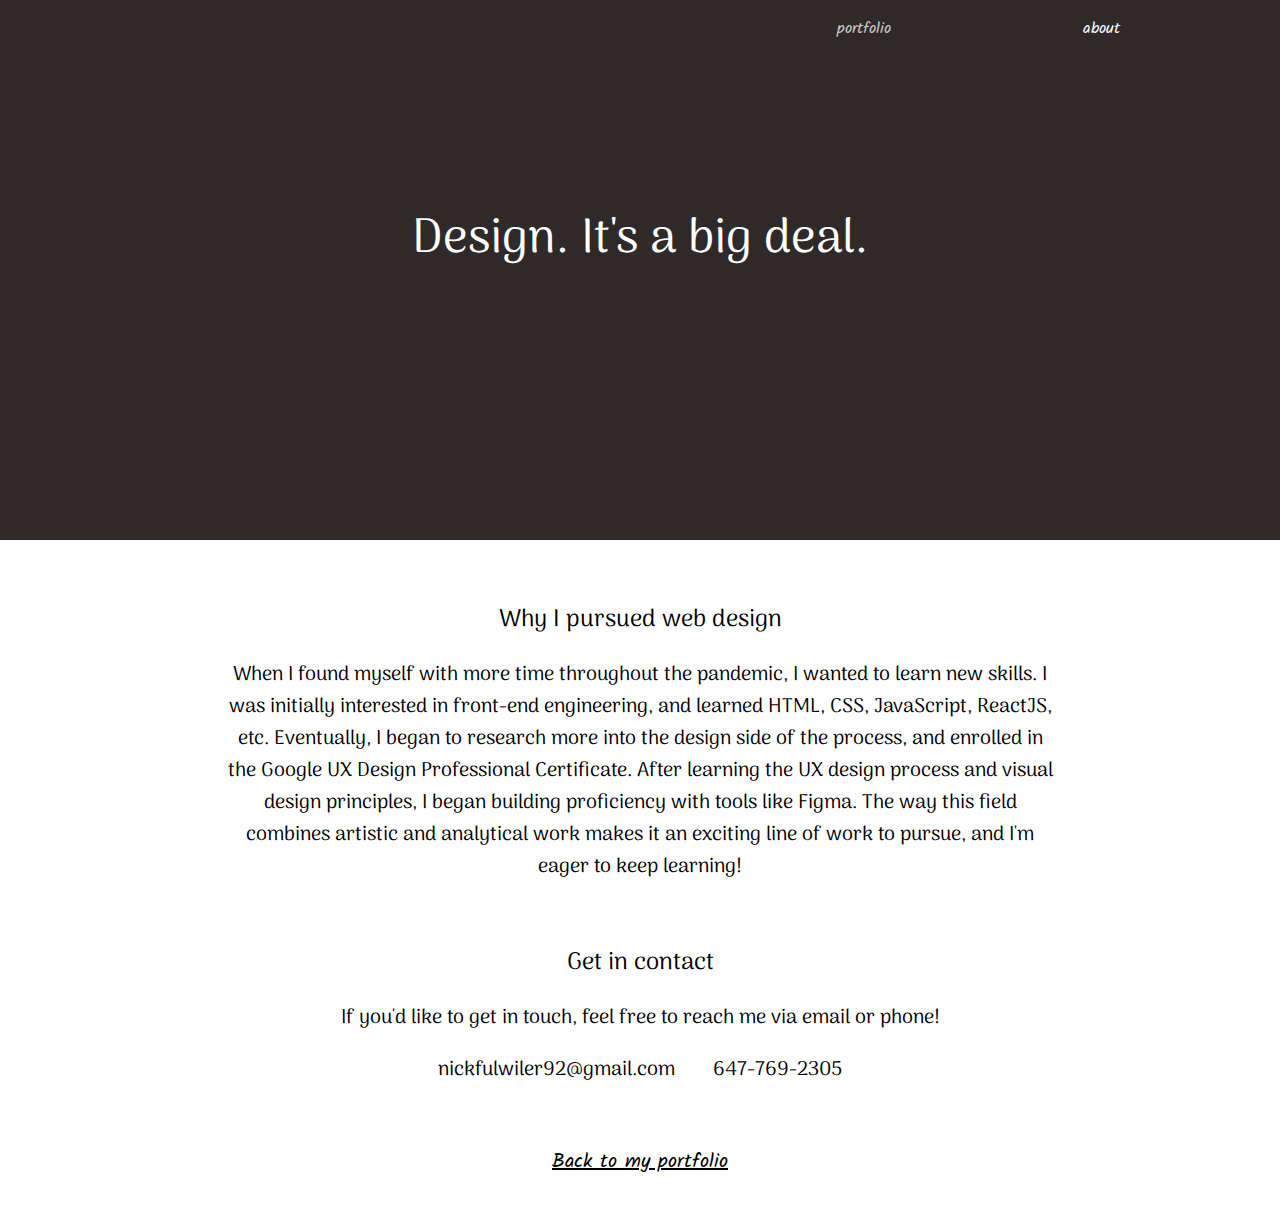
<file: about.html>
<!DOCTYPE html>
<html lang="en">
<head>
    <meta charset="UTF-8">
    <meta name="viewport" content="width=device-width, initial-scale=1.0">
    <link rel="preconnect" href="https://fonts.googleapis.com">
    <link rel="preconnect" href="https://fonts.gstatic.com" crossorigin>
    <link href="https://fonts.googleapis.com/css2?family=Arima+Madurai&family=Kalam&display=swap" rel="stylesheet">
    <link href="./about.css" rel="stylesheet">
    <title>My Portfolio</title>
</head>
<body>
    <header>
        <nav>
            <ul>
                <li><a href="./index.html" class="inactive">portfolio</a></li>
                <li><a href="#">about</a></li>
            </ul>
        </nav>
        <h1><div>Design</div>. <div>It's</div> <div>a</div> <div>big</div> <div>deal.</div></h1>
        <p>Good web design is beneficial to everyone.</p>
    </header>
    <main>
        <h2>Why I pursued web design</h2>
        <p>When I found myself with more time throughout the pandemic, I wanted to learn new skills. I was initially interested in front-end engineering, and learned HTML, CSS, JavaScript, ReactJS, etc. Eventually, I began to research more into the design side of the process, and enrolled in the Google UX Design Professional Certificate. After learning the UX design process and visual design principles, I began building proficiency with tools like Figma. The way this field combines artistic and analytical work makes it an exciting line of work to pursue, and I'm eager to keep learning!</p>
        <h2>Get in contact</h2>
        <p>If you'd like to get in touch, feel free to reach me via email or phone!</p>
        <div>
            <p>nickfulwiler92@gmail.com</p>
            <p>647-769-2305</p>
        </div>
    </main>
    <a href="./index.html" id="back-to-portfolio">Back to my portfolio</a>
</body>
</html>
</file>
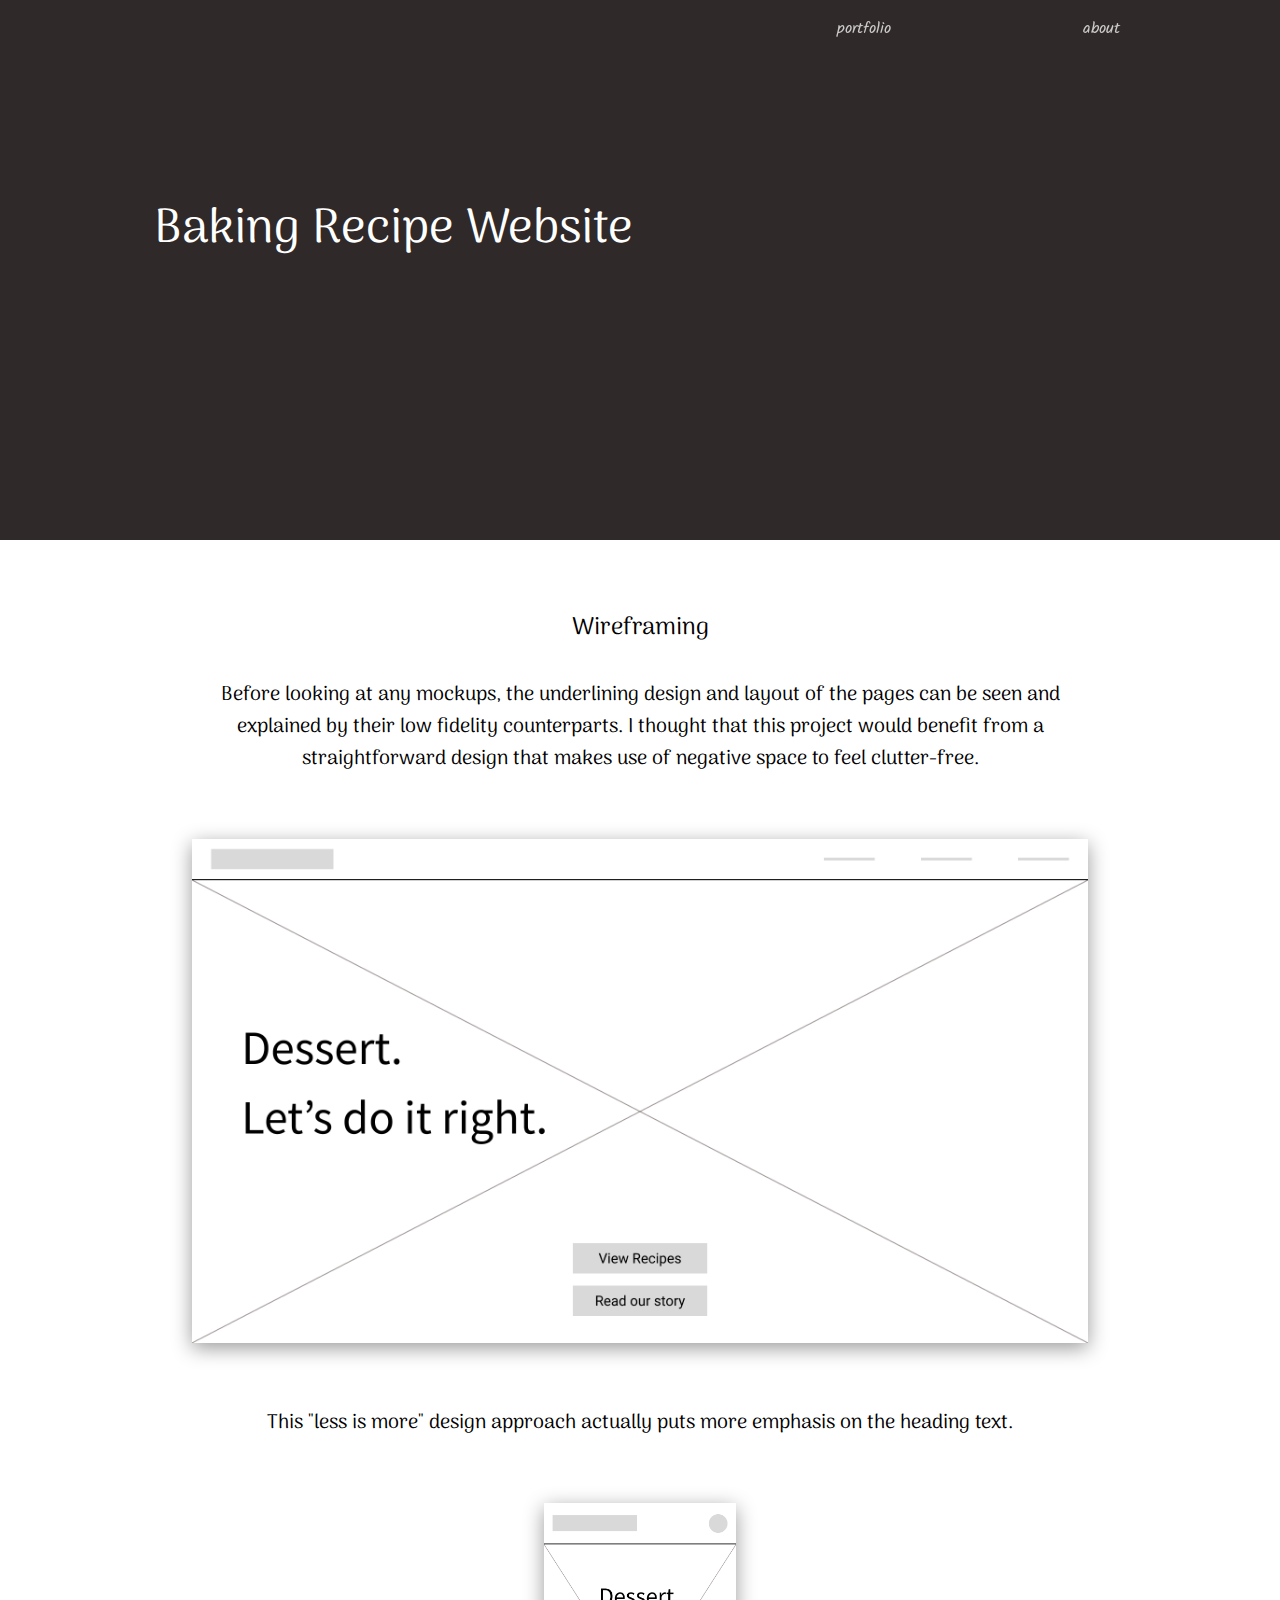
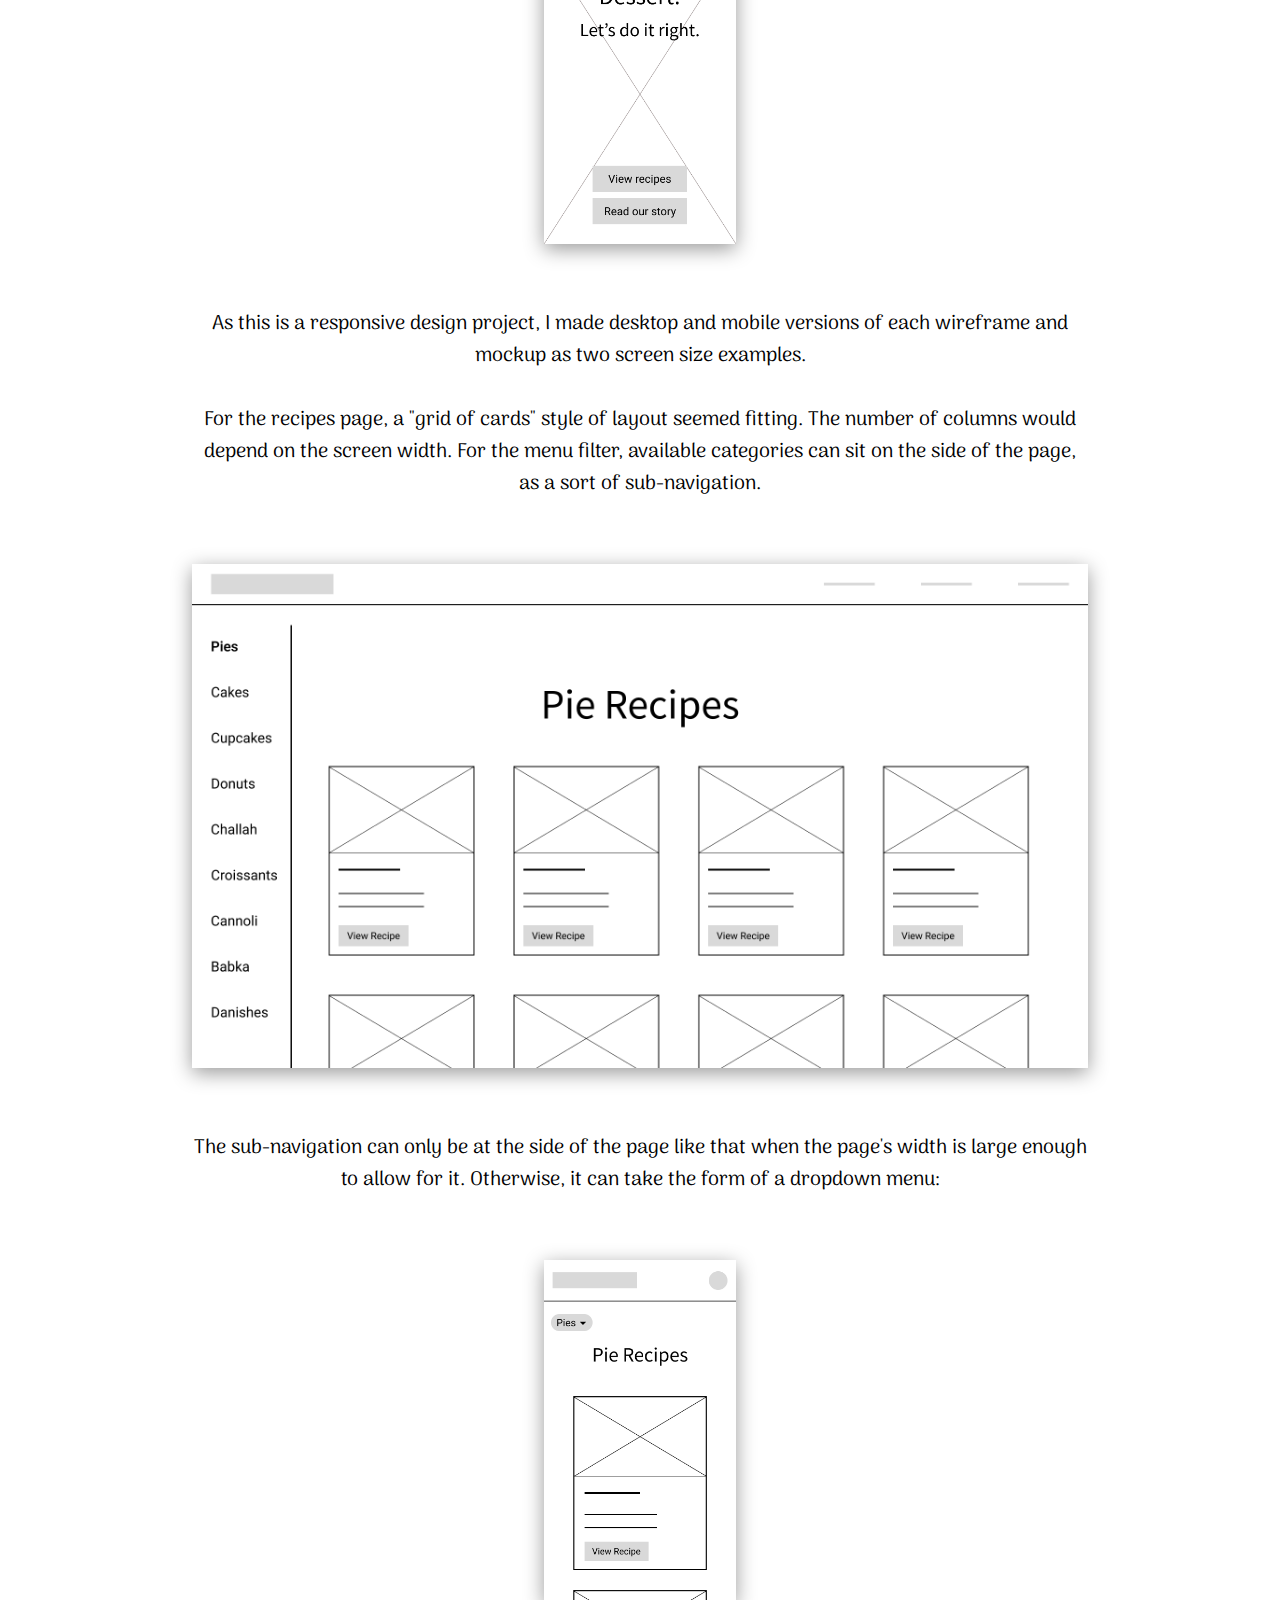
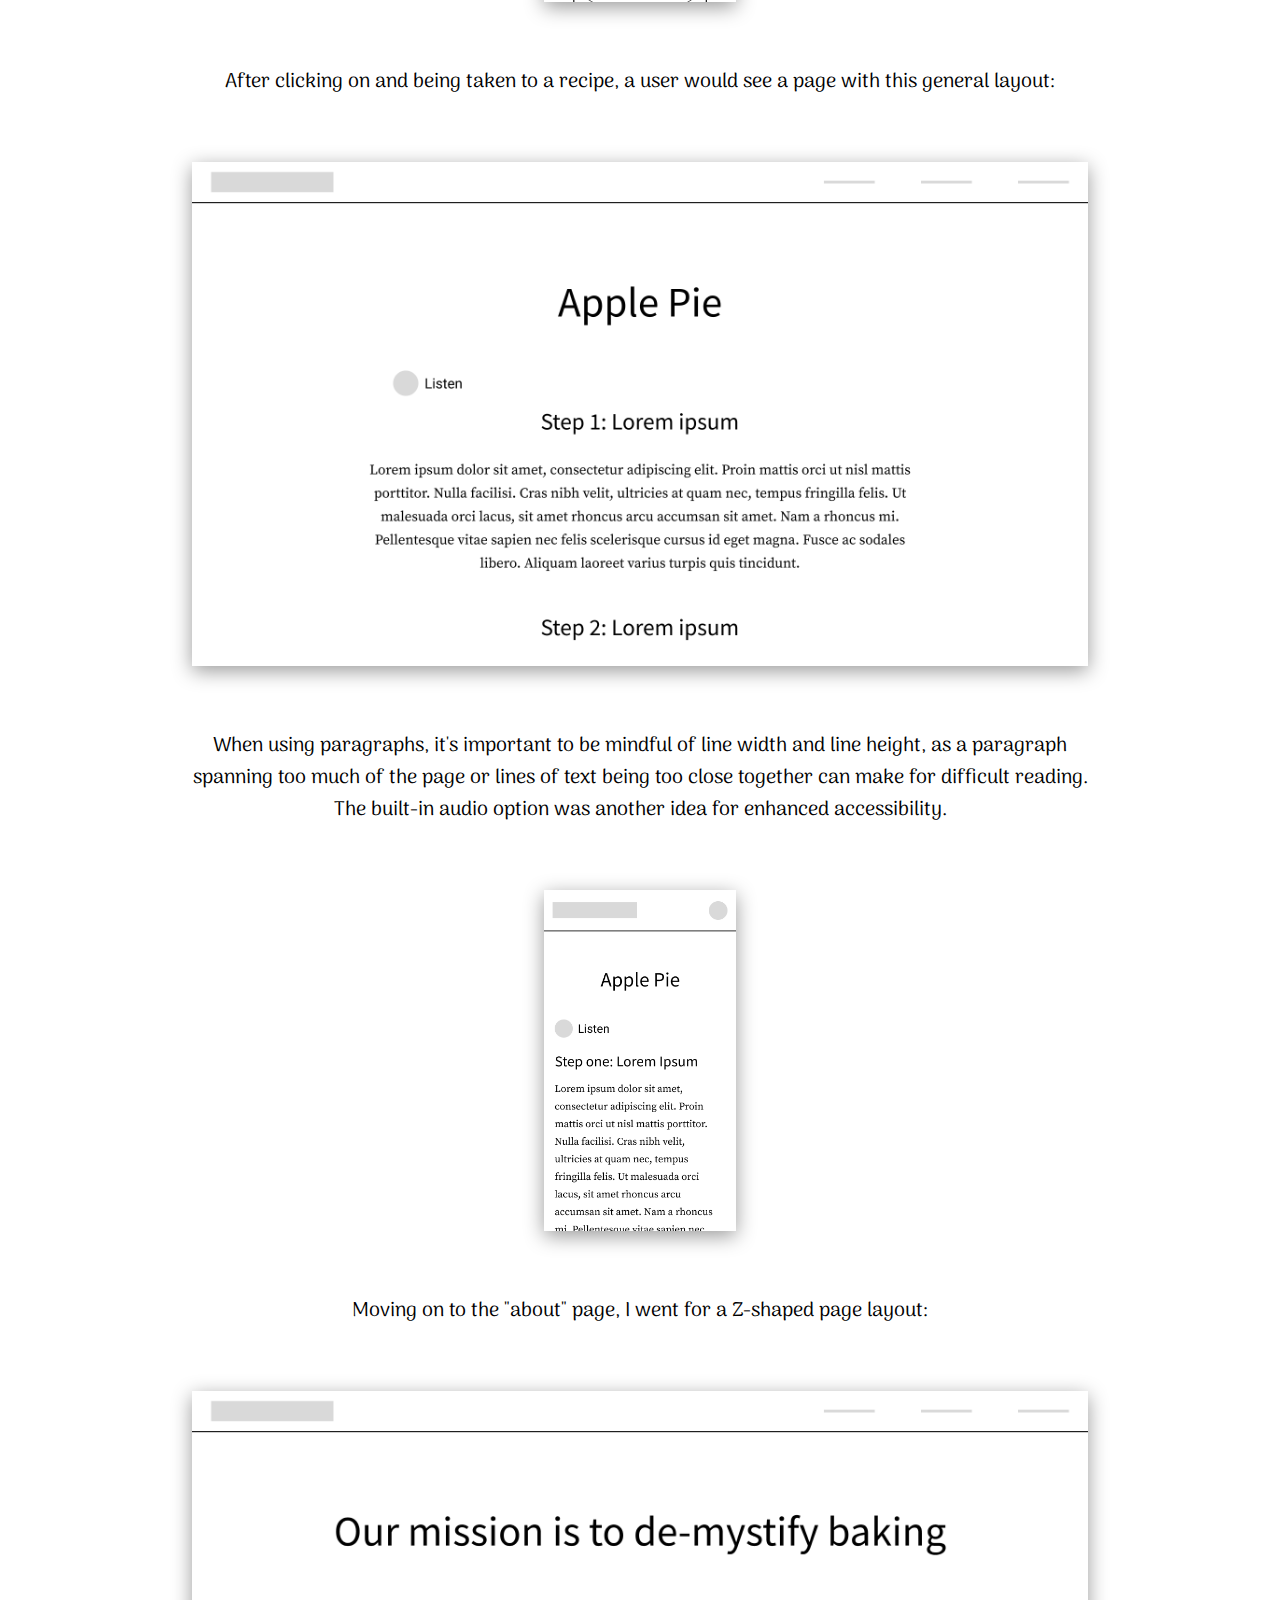
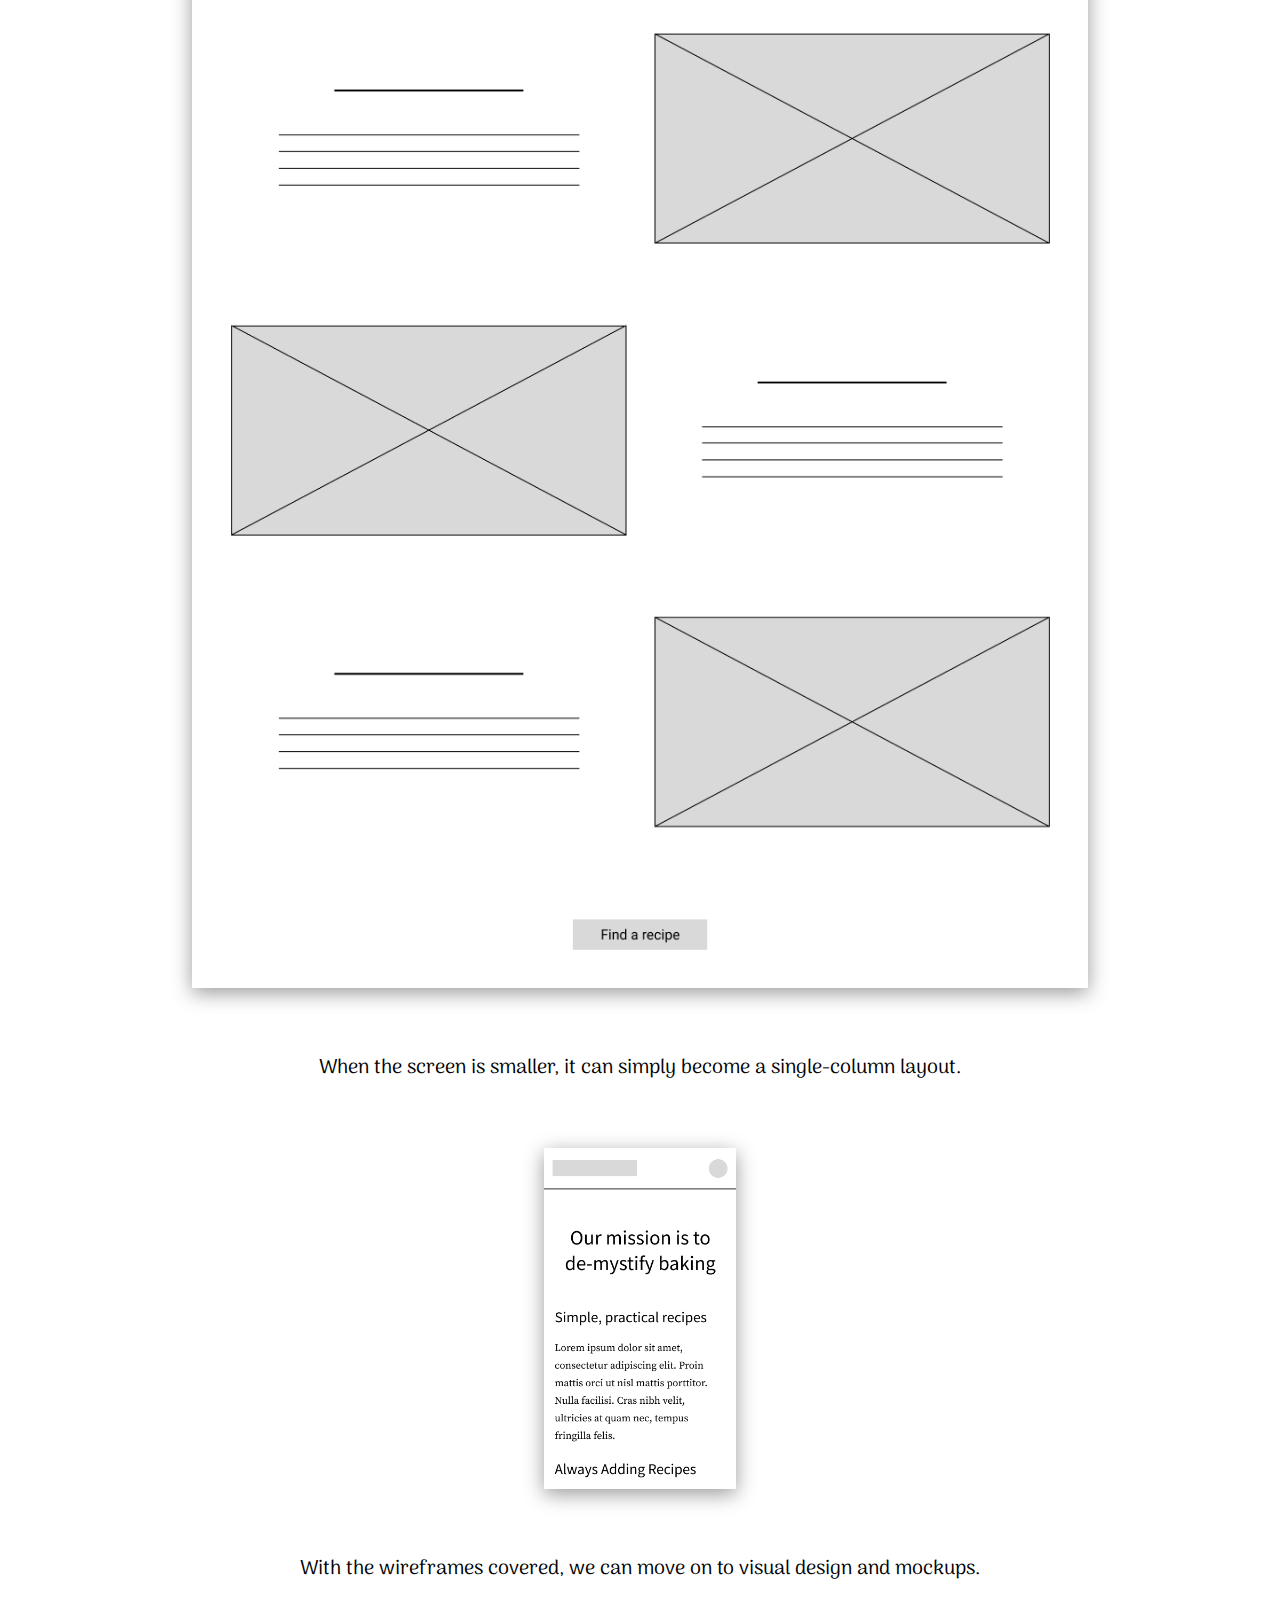
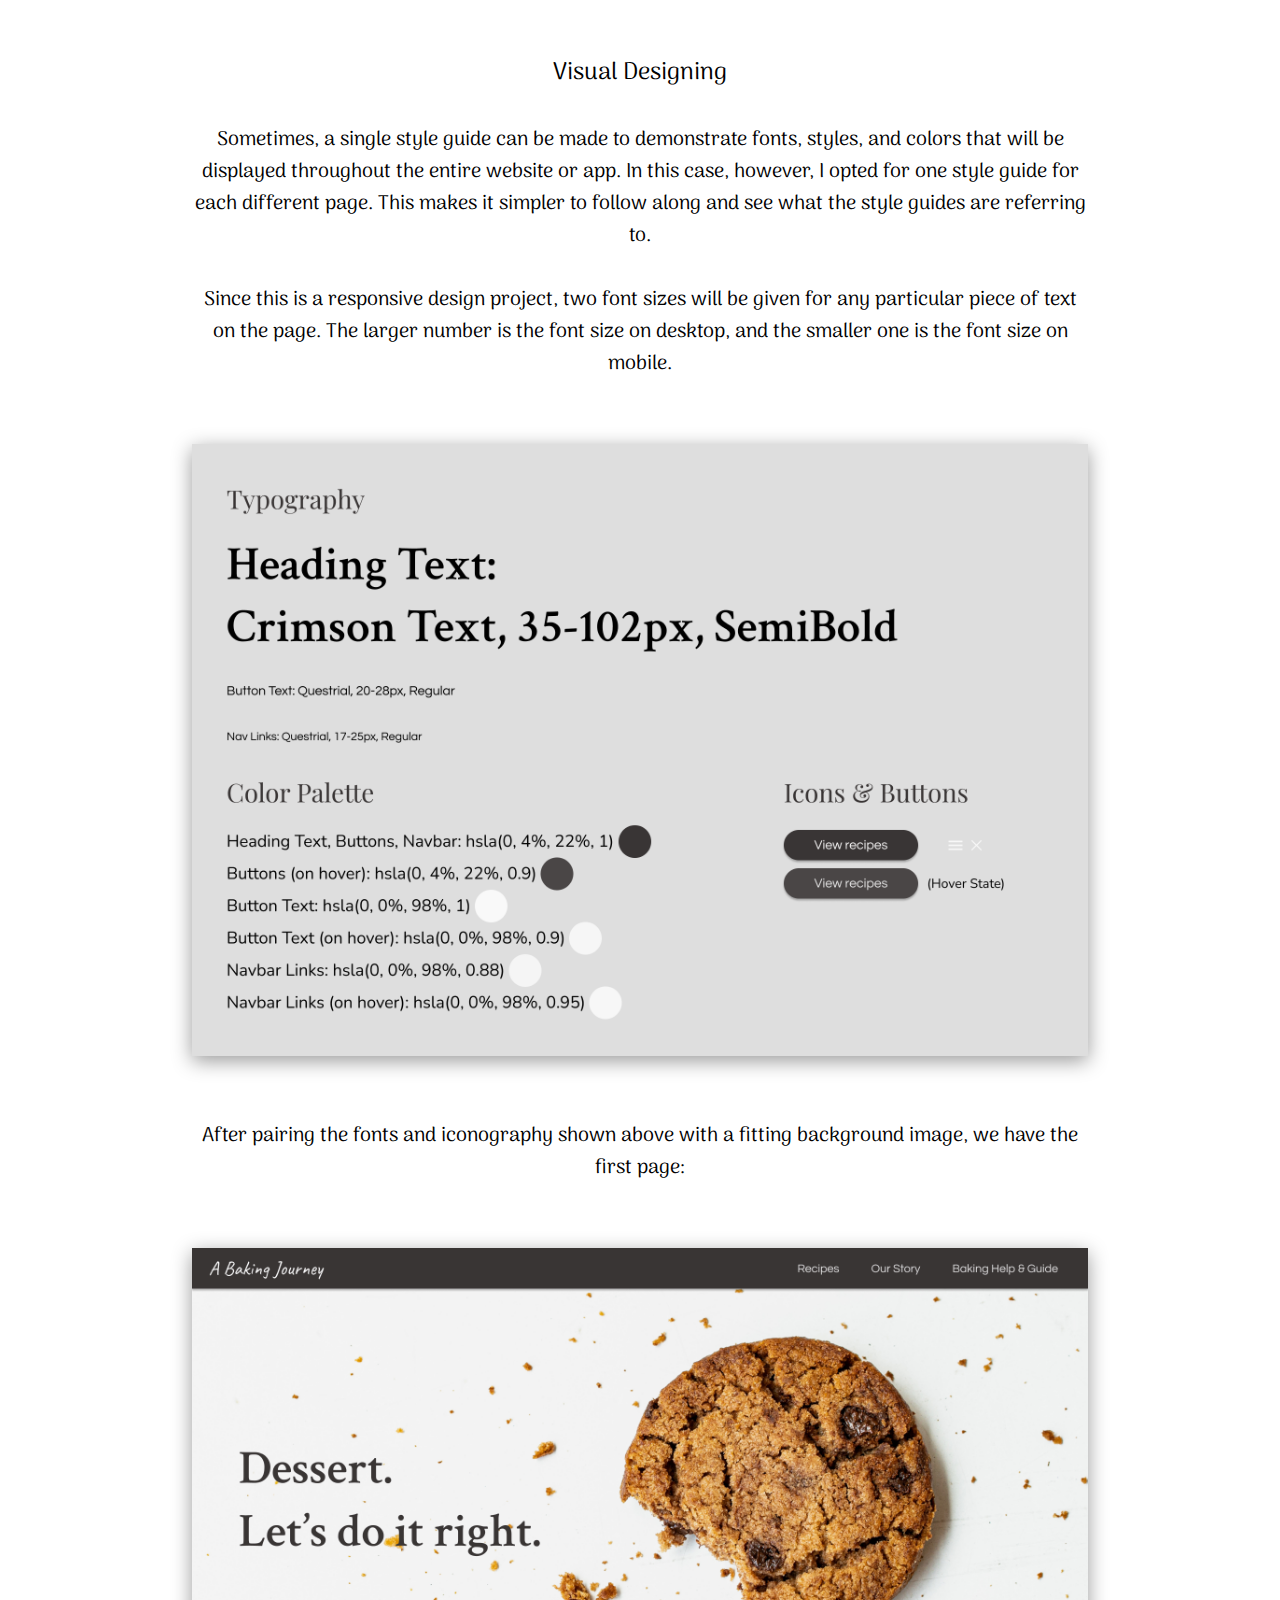
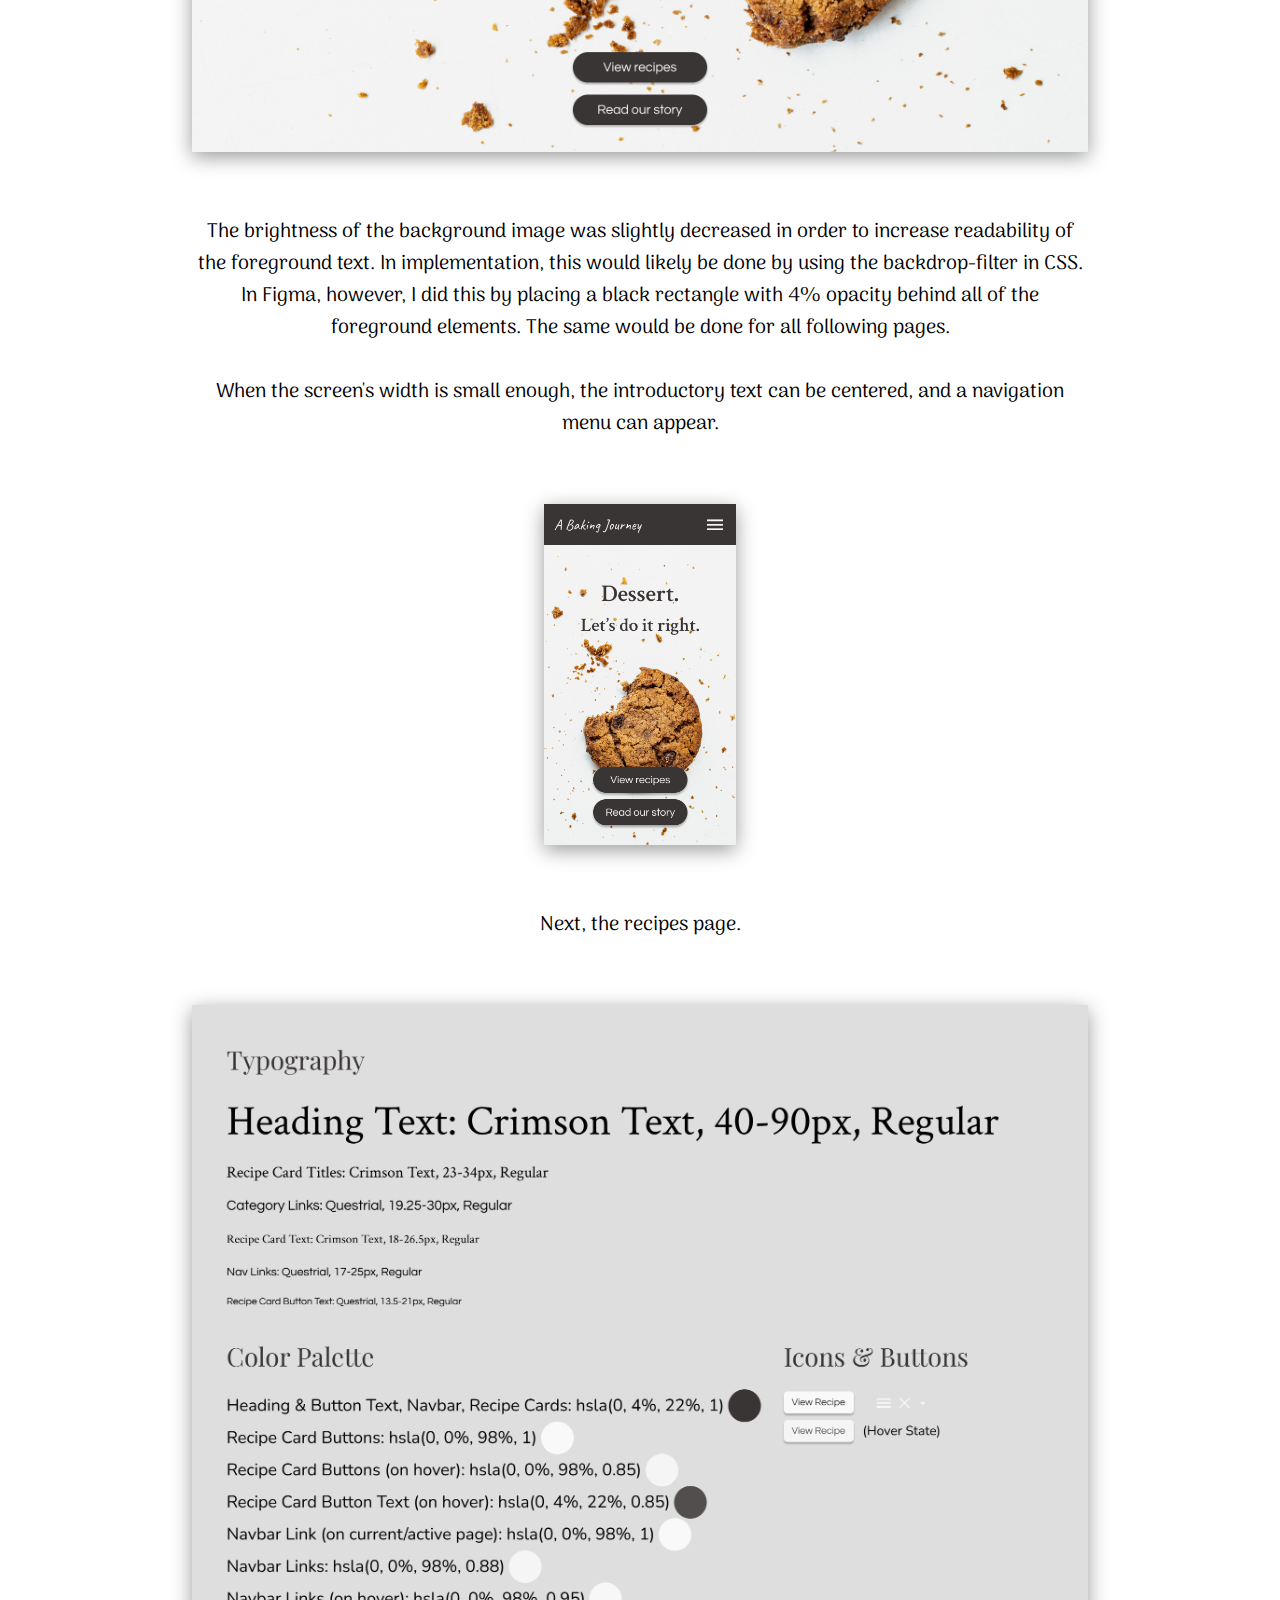
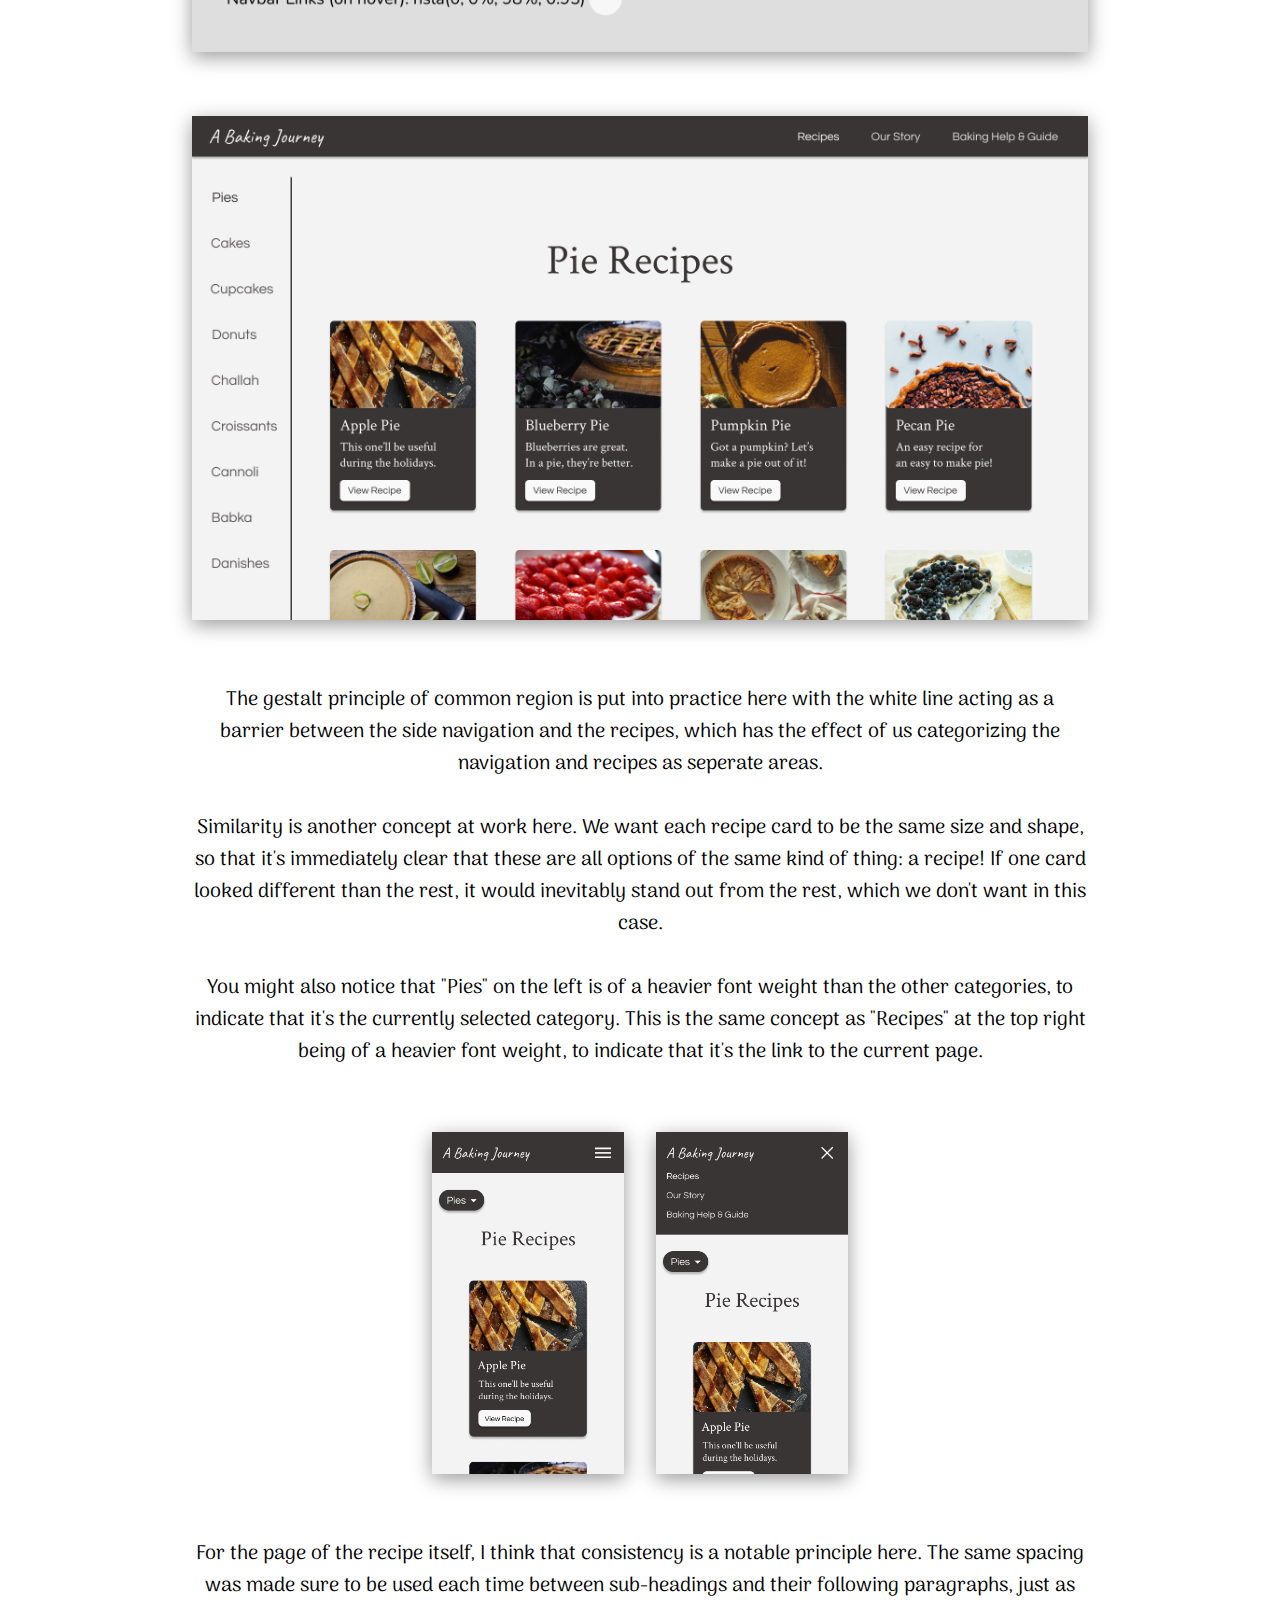
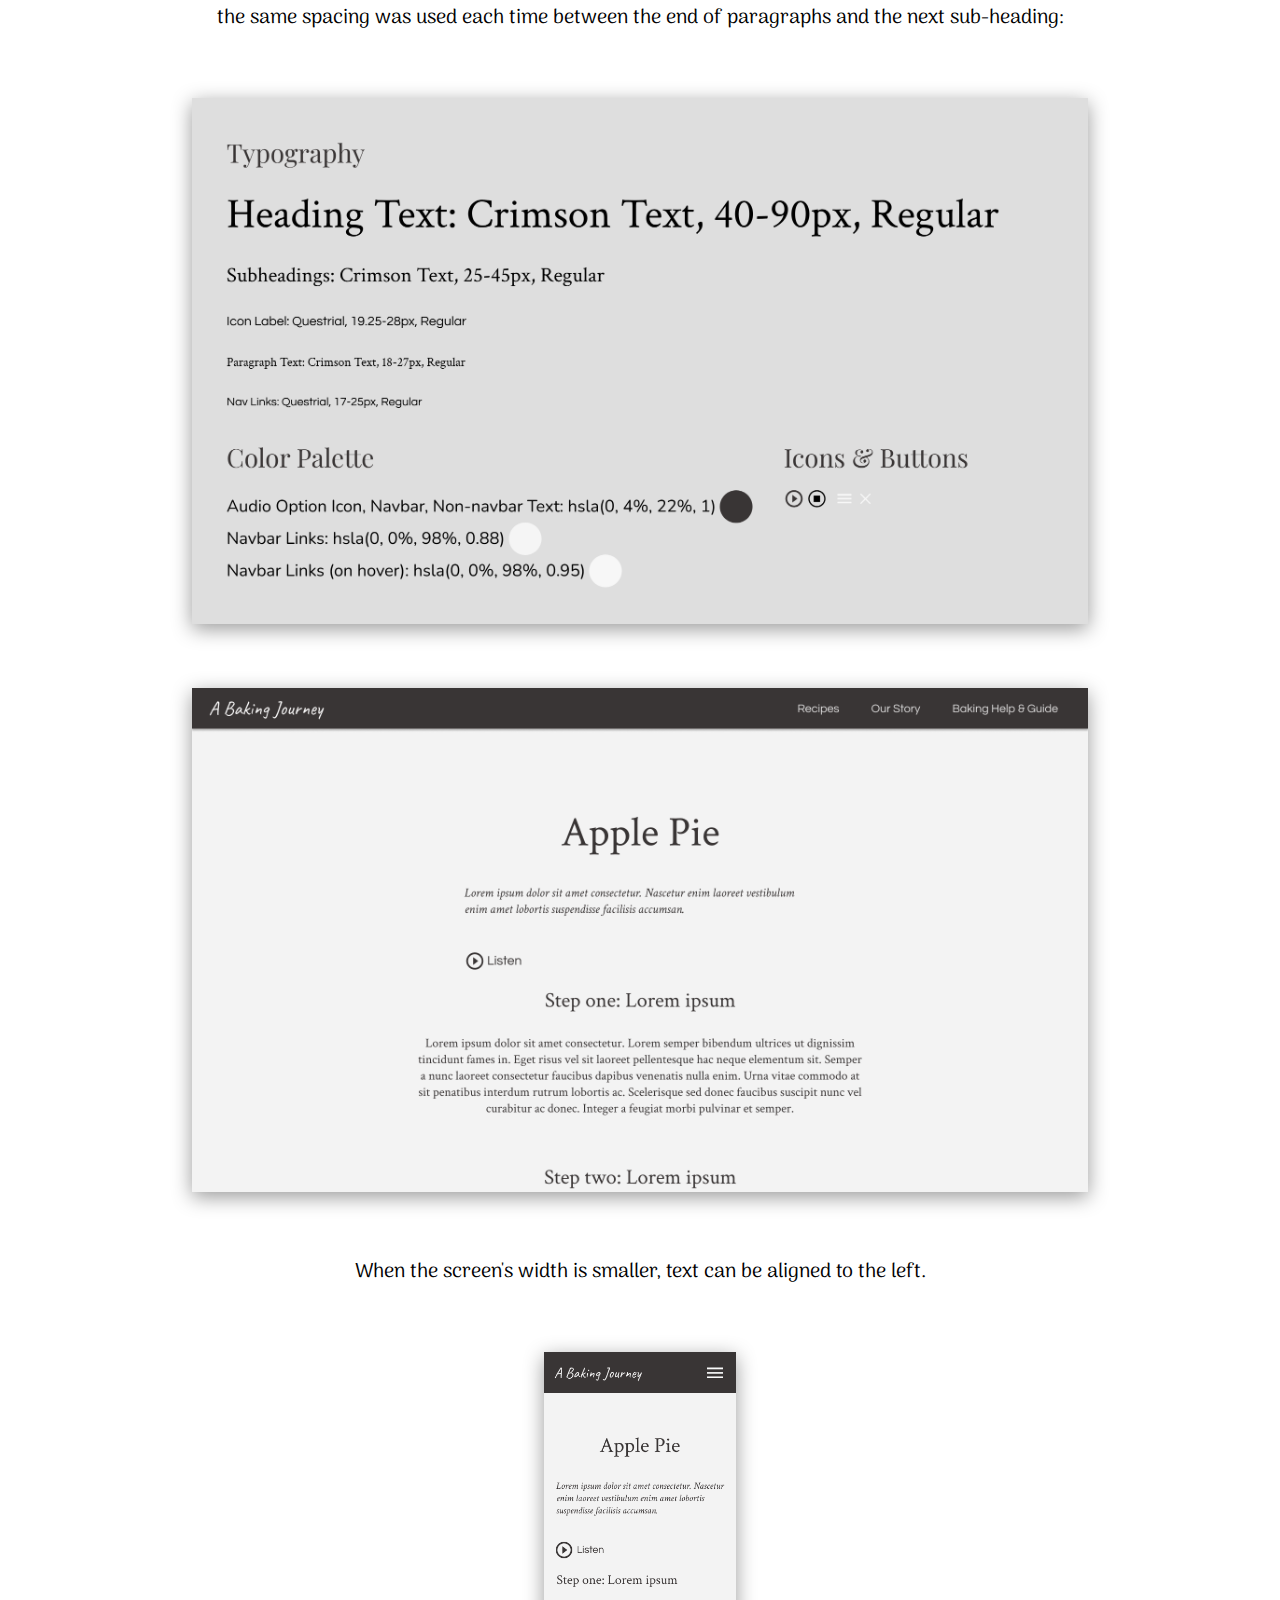
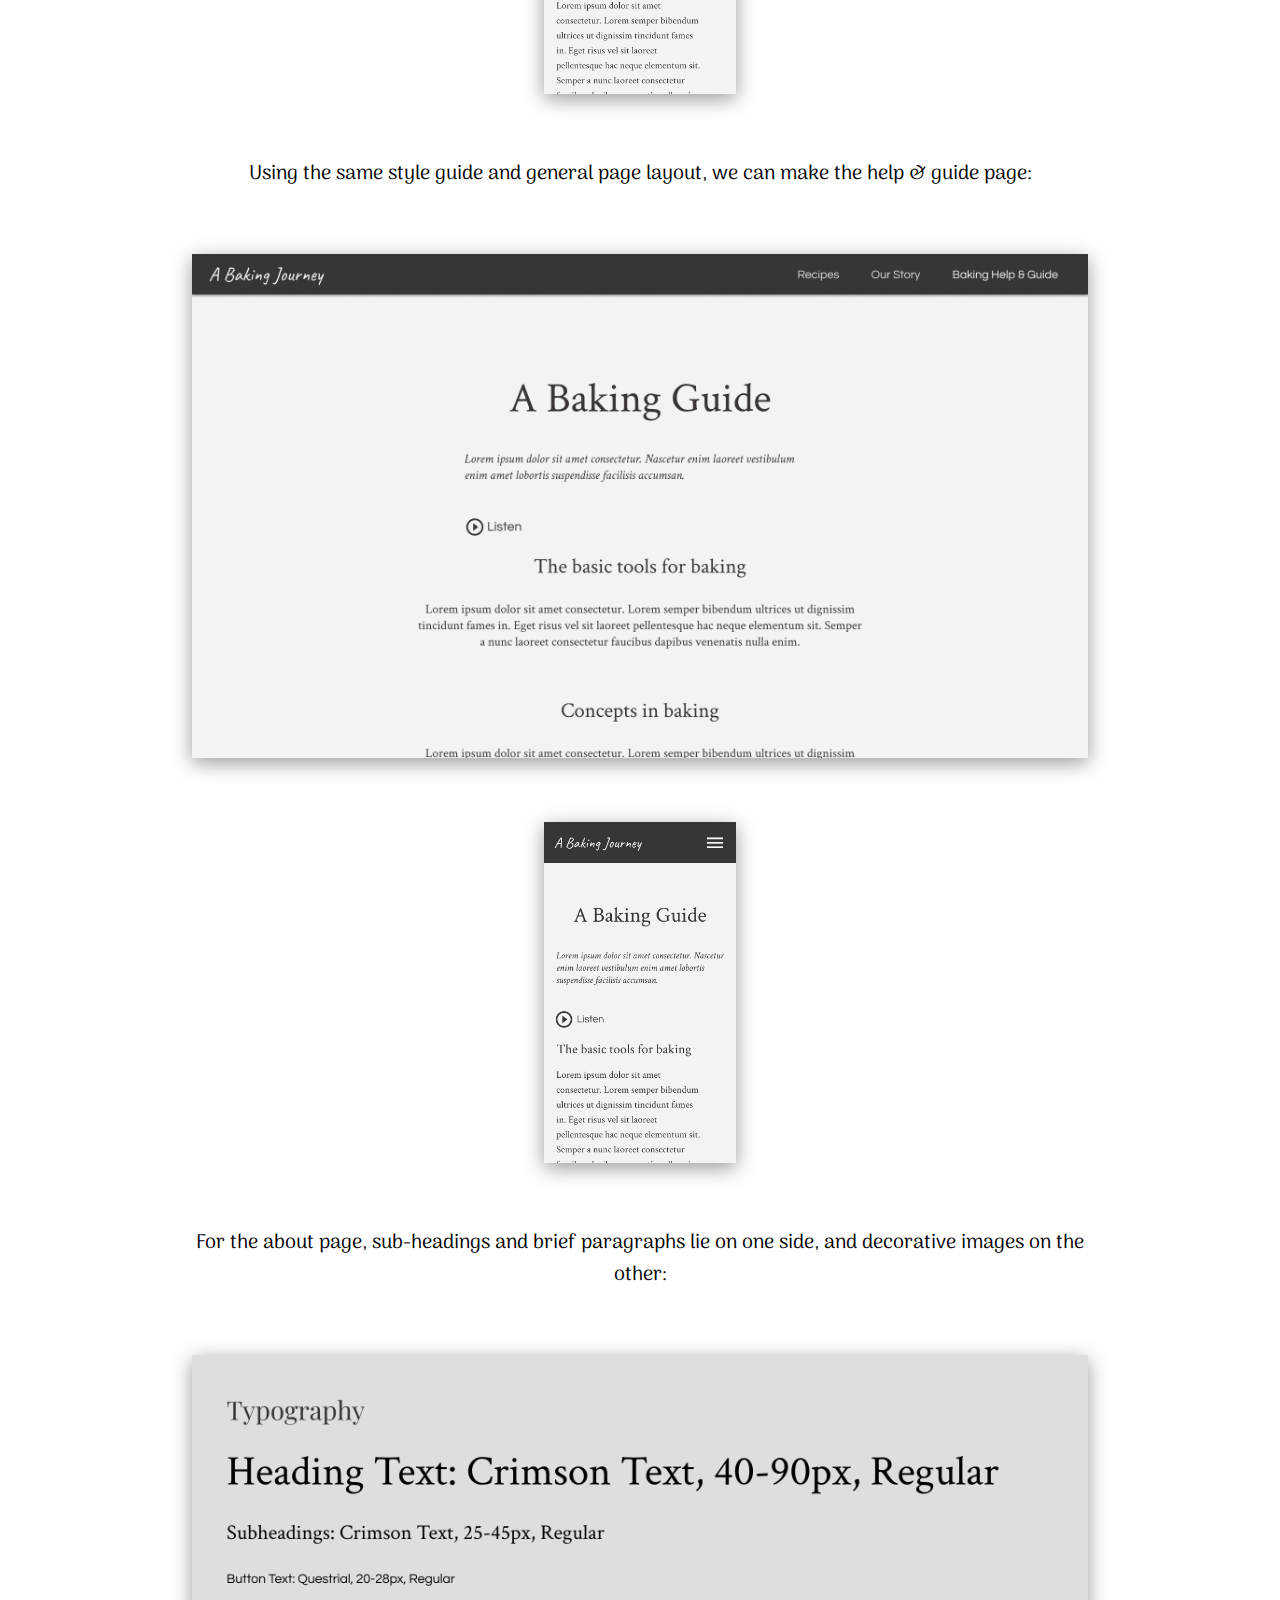
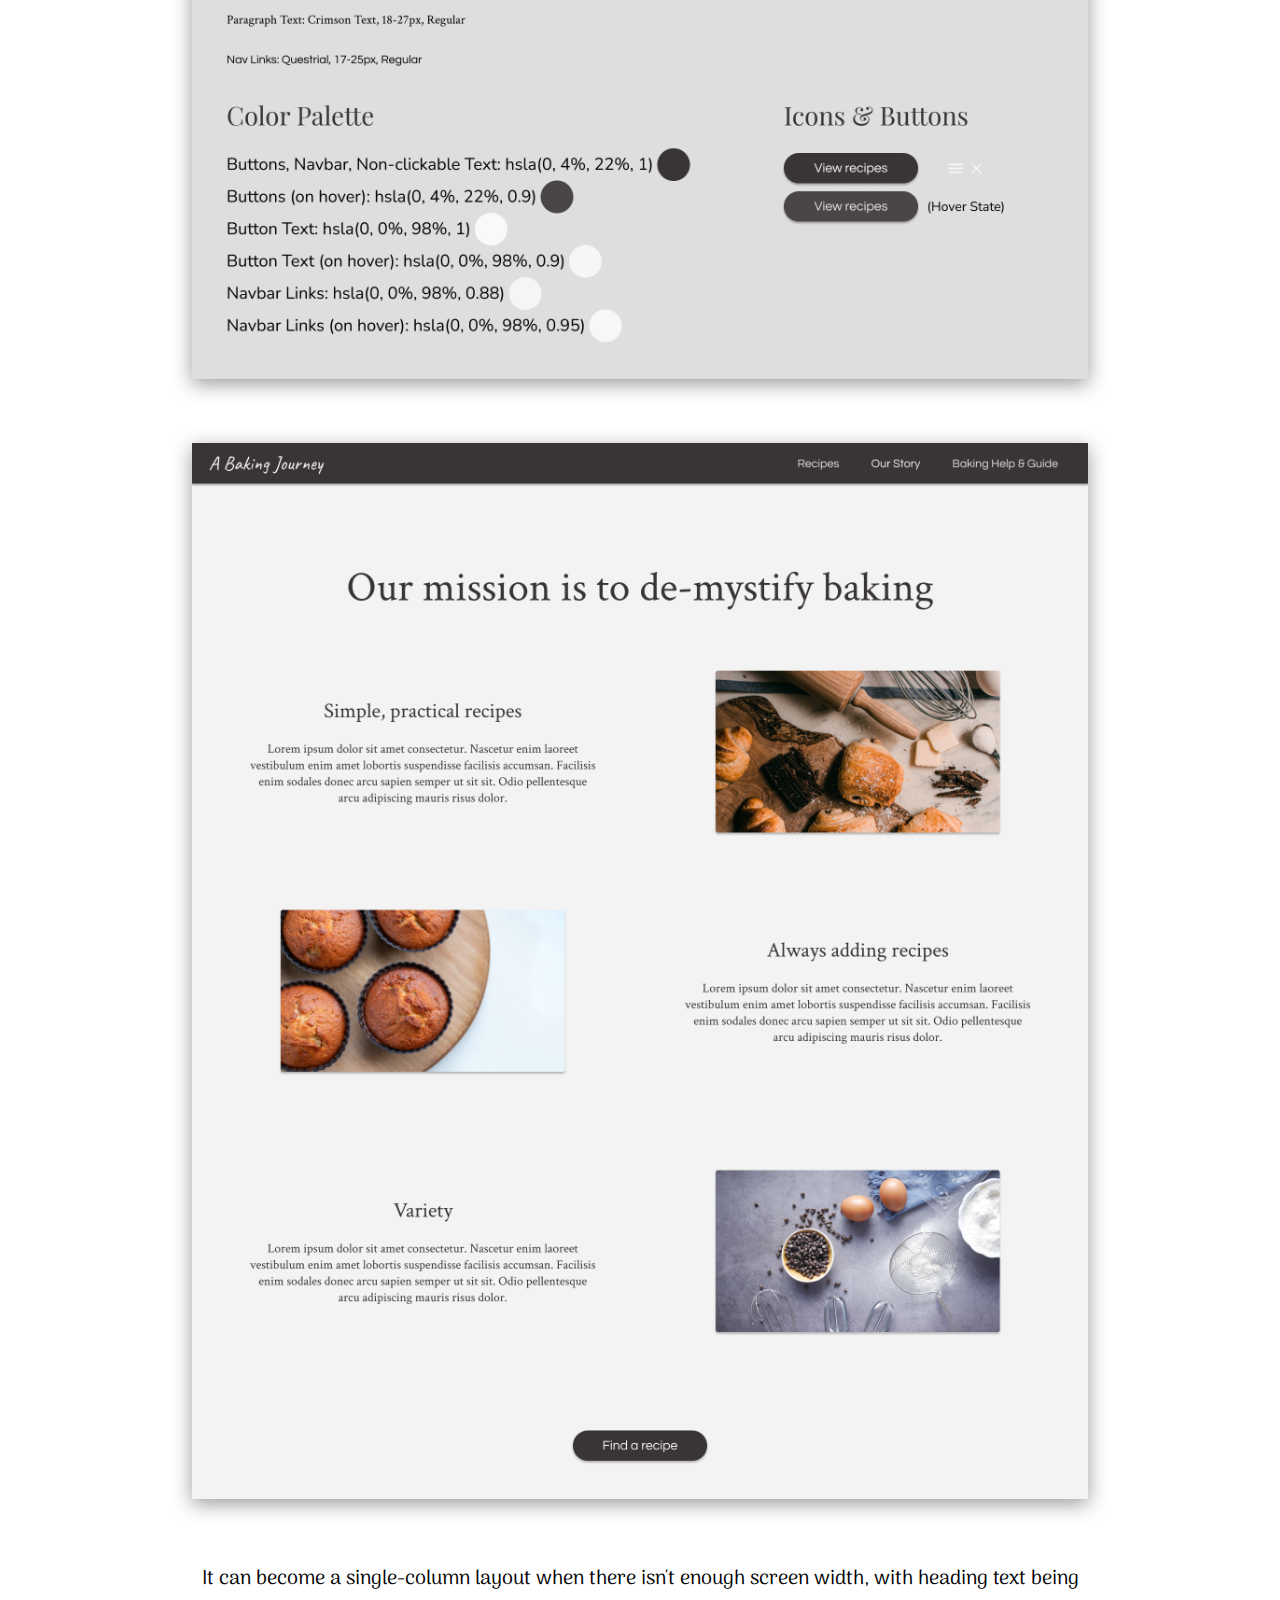
<file: baking.html>
<!DOCTYPE html>
<html lang="en">
<head>
    <meta charset="UTF-8">
    <meta name="viewport" content="width=device-width, initial-scale=1.0">
    <link rel="preconnect" href="https://fonts.googleapis.com">
    <link rel="preconnect" href="https://fonts.gstatic.com" crossorigin>
    <link href="https://fonts.googleapis.com/css2?family=Arima+Madurai&family=Kalam&display=swap" rel="stylesheet">
    <link href="./baking.css" rel="stylesheet">
    <title>My Portfolio</title>
</head>
<body>
    <header>
        <nav>
            <ul>
                <li><a href="./index.html">portfolio</a></li>
                <li><a href="./about.html">about</a></li>
            </ul>
        </nav>
        <h1><div>Baking</div> <div>Recipe</div> <div>Website</div></h1>
        <p>The goal: Create a design for a responsive recipe website that allows users to easily find what they're looking for.</p>
    </header>
    <main>
        <h2>Wireframing</h2>
        <p>Before looking at any mockups, the underlining design and layout of the pages can be seen and explained by their low fidelity counterparts. I thought that this project would benefit from a straightforward design that makes use of negative space to feel clutter-free.</p>
        <img src="./RecipesHomeWireframe.png" alt="">
        <p>This "less is more" design approach actually puts more emphasis on the heading text.</p>
        <img src="./RecipesHomeWireframe2.png" alt="" class="screen-m">
        <p>As this is a responsive design project, I made desktop and mobile versions of each wireframe and mockup as two screen size examples.</p>
        <p>For the recipes page, a "grid of cards" style of layout seemed fitting. The number of columns would depend on the screen width. For the menu filter, available categories can sit on the side of the page, as a sort of sub-navigation.</p>
        <img src="./RecipesWireframe.png" alt="">
        <p>The sub-navigation can only be at the side of the page like that when the page's width is large enough to allow for it. Otherwise, it can take the form of a dropdown menu:</p>
        <img src="./RecipesWireframe2.png" alt="" class="screen-m">
        <p>After clicking on and being taken to a recipe, a user would see a page with this general layout:</p>
        <img src="./RecipeWireframe.png" alt="">
        <p>When using paragraphs, it's important to be mindful of line width and line height, as a paragraph spanning too much of the page or lines of text being too close together can make for difficult reading. The built-in audio option was another idea for enhanced accessibility.</p>
        <img src="./RecipeWireframe2.png" alt="" class="screen-m">
        <p>Moving on to the "about" page, I went for a Z-shaped page layout:</p>
        <img src="./RecipesAboutWireframe.png" alt="">
        <p>When the screen is smaller, it can simply become a single-column layout.</p>
        <img src="./RecipesAboutWireframe2.png" alt="" class="screen-m">
        <p>With the wireframes covered, we can move on to visual design and mockups.</p>
        <h2>Visual Designing</h2>
        <p>Sometimes, a single style guide can be made to demonstrate fonts, styles, and colors that will be displayed throughout the entire website or app. In this case, however, I opted for one style guide for each different page. This makes it simpler to follow along and see what the style guides are referring to.</p>
        <p>Since this is a responsive design project, two font sizes will be given for any particular piece of text on the page. The larger number is the font size on desktop, and the smaller one is the font size on mobile.</p>
        <img src="./RecipesStyleGuide.png" alt="">
        <p>After pairing the fonts and iconography shown above with a fitting background image, we have the first page:</p>
        <img src="./RecipesHome.jpg" alt="">
        <p>The brightness of the background image was slightly decreased in order to increase readability of the foreground text. In implementation, this would likely be done by using the backdrop-filter in CSS. In Figma, however, I did this by placing a black rectangle with 4% opacity behind all of the foreground elements. The same would be done for all following pages.</p>
        <p>When the screen's width is small enough, the introductory text can be centered, and a navigation menu can appear.</p>
        <img src="./RecipesHome2.png" alt="" class="screen-m">
        <p>Next, the recipes page.</p>
        <img src="./RecipesStyleGuide2.png">
        <img src="./Recipes.jpg" alt="">
        <p>The gestalt principle of common region is put into practice here with the white line acting as a barrier between the side navigation and the recipes, which has the effect of us categorizing the navigation and recipes as seperate areas.</p>
        <p>Similarity is another concept at work here. We want each recipe card to be the same size and shape, so that it's immediately clear that these are all options of the same kind of thing: a recipe! If one card looked different than the rest, it would inevitably stand out from the rest, which we don't want in this case.</p>
        <p>You might also notice that "Pies" on the left is of a heavier font weight than the other categories, to indicate that it's the currently selected category. This is the same concept as "Recipes" at the top right being of a heavier font weight, to indicate that it's the link to the current page.</p>
        <div>
            <img src="./Recipes2.png" alt="" class="screen-m">
            <img src="./Recipes3.png" alt="" class="screen-m">
        </div>
        <p>For the page of the recipe itself, I think that consistency is a notable principle here. The same spacing was made sure to be used each time between sub-headings and their following paragraphs, just as the same spacing was used each time between the end of paragraphs and the next sub-heading:</p>
        <img src="./RecipesStyleGuide3.png">
        <img src="./Recipe.png" alt="">
        <p>When the screen's width is smaller, text can be aligned to the left.</p>
        <img src="./Recipe2.png" alt="" class="screen-m">
        <p>Using the same style guide and general page layout, we can make the help & guide page:</p>
        <img src="./RecipesGuide.png">
        <img src="./RecipesGuide2.png" class="screen-m">
        <p>For the about page, sub-headings and brief paragraphs lie on one side, and decorative images on the other:</p>
        <img src="./RecipesStyleGuide4.png">
        <img src="./RecipesAbout.jpg" alt="">
        <p>It can become a single-column layout when there isn't enough screen width, with heading text being centered.</p>
        <img src="./RecipesAbout2.png" alt="" class="screen-m">
        <h2>Takeaways</h2>
        <p>This project was a good example of how designing for different screen sizes isn't necessarily as simple as creating a single design and scaling it up or down without expecting anything to change. Centered text might look best on desktop, while left-aligned might look best on mobile. A side-navigation for filtering menu items might be ideal on some screens, while a dropdown filter is on others. It also made for good practice of visual designing while simultaneously thinking about accessibility, such as in the case of finding a background image while modifying its brightness to keep for sufficient contrast with the foreground elements.</p>
        <a href="./index.html">Back to projects</a>
    </main>
</body>
</html>
</file>
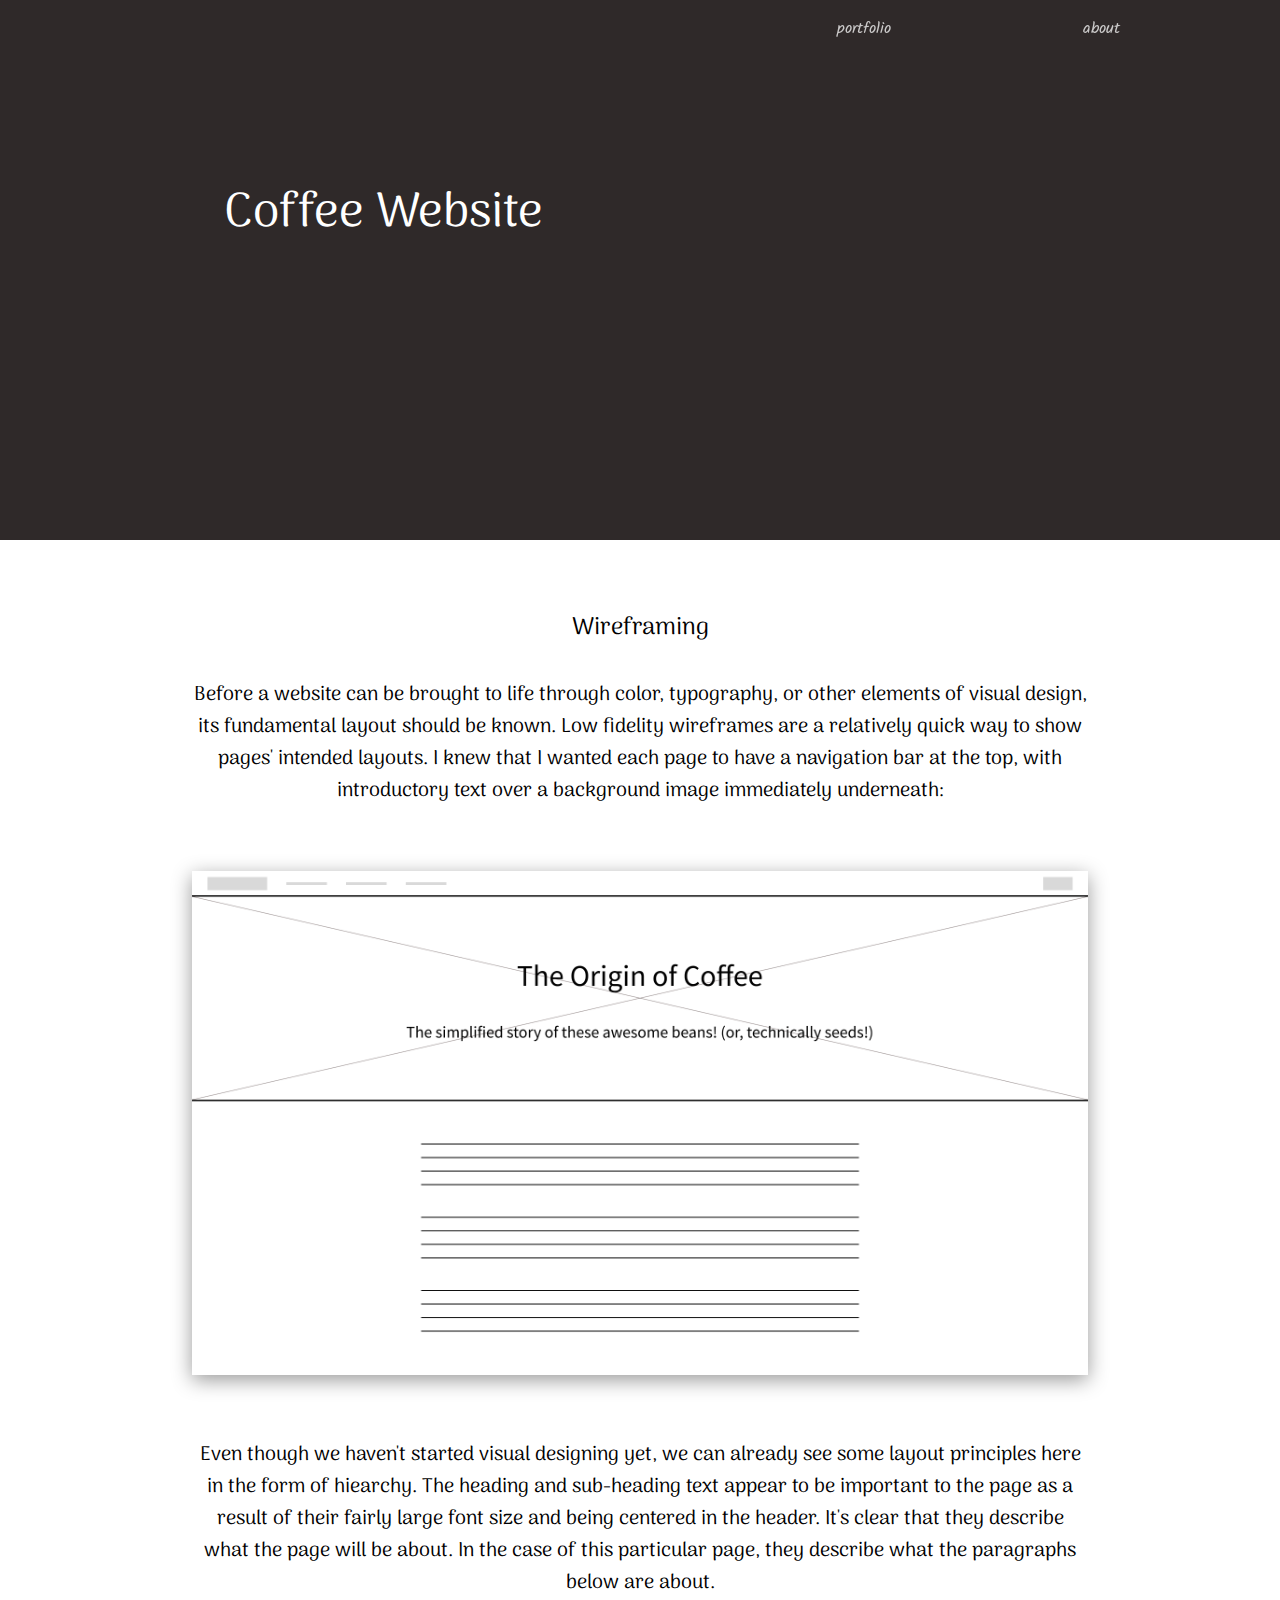
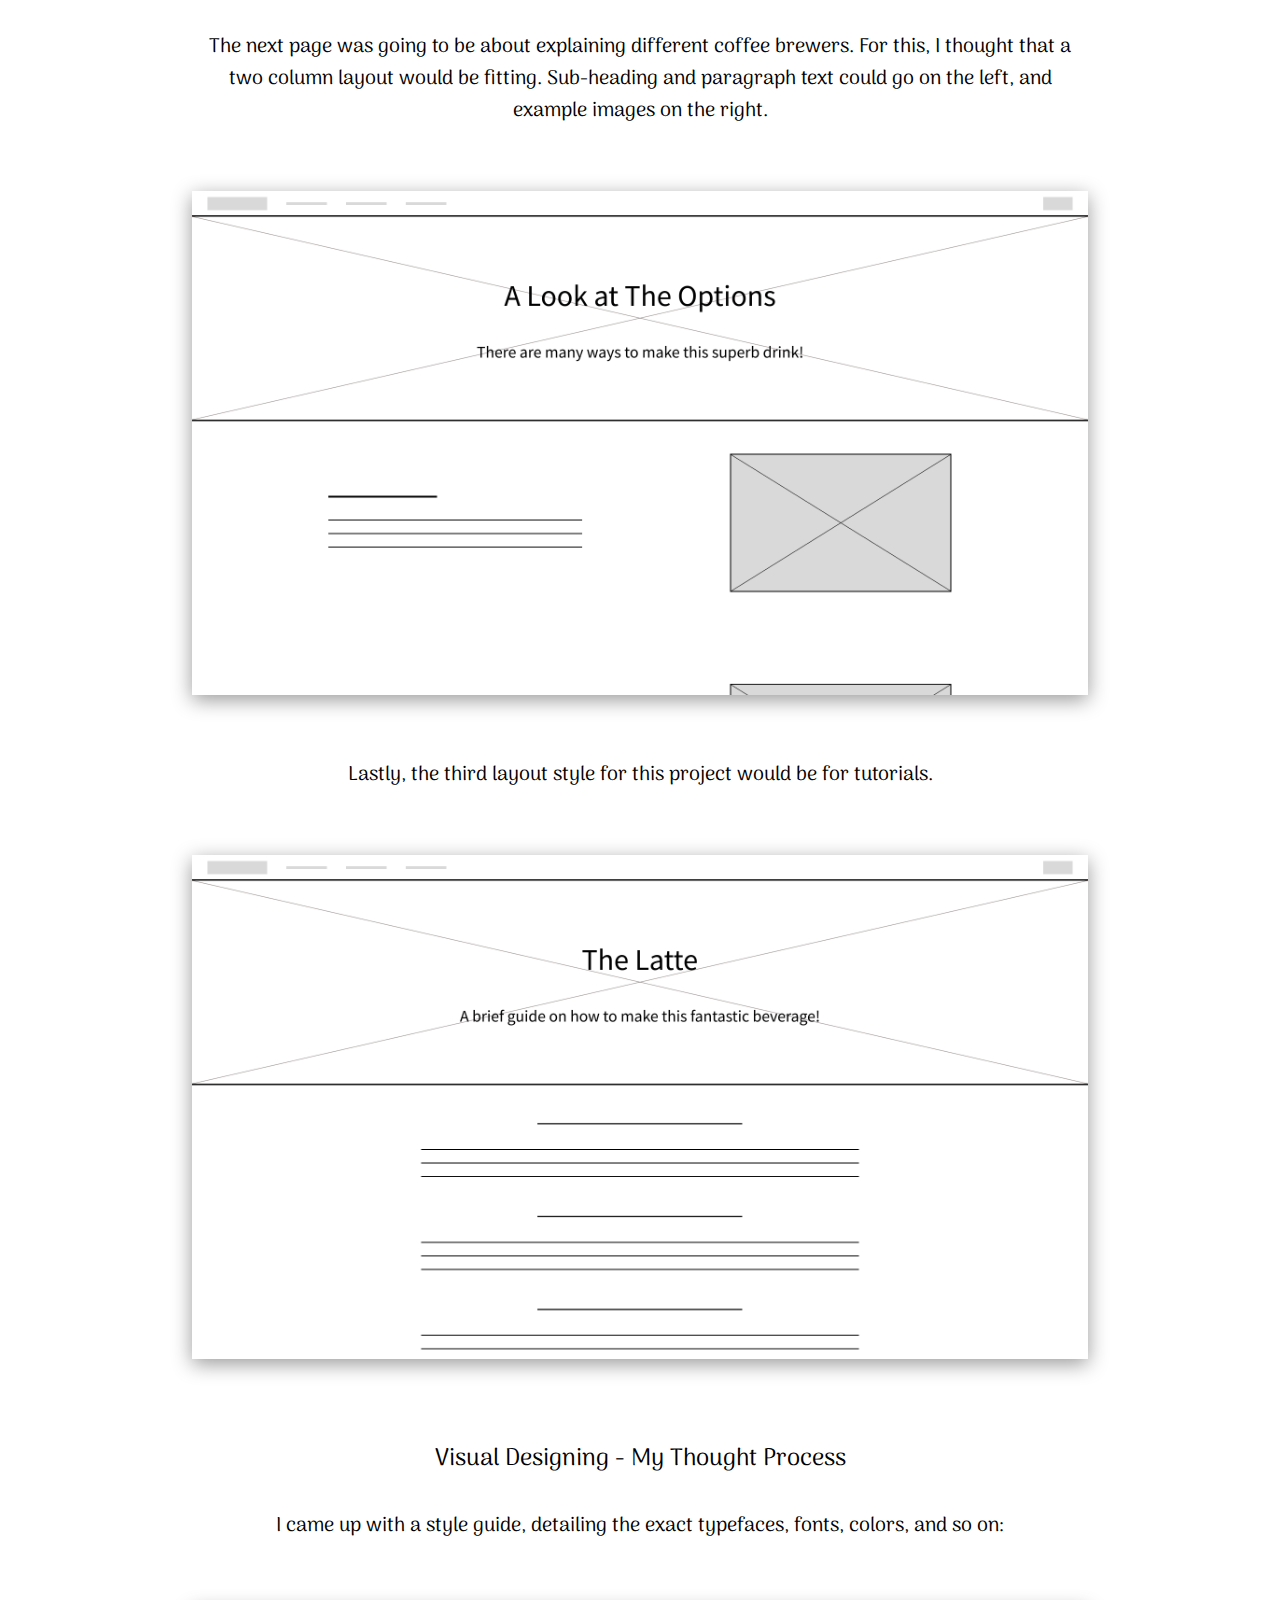
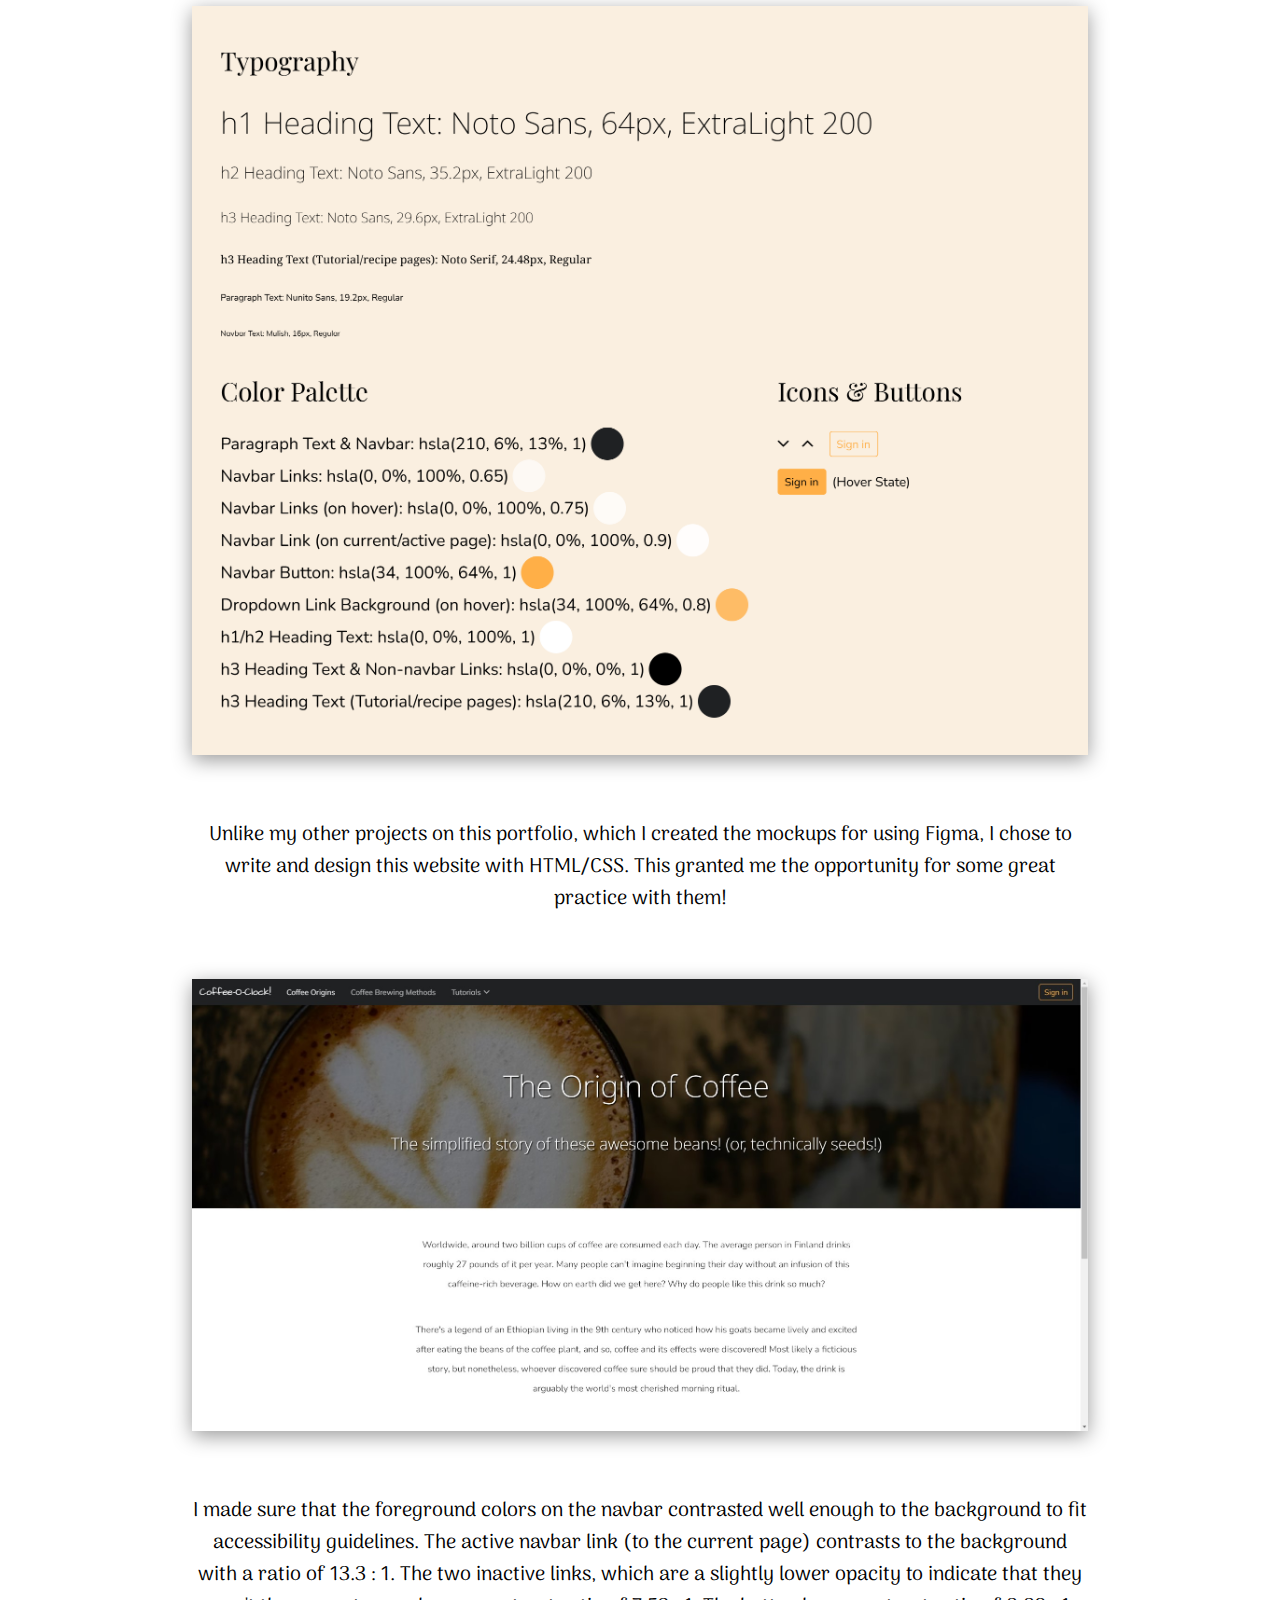
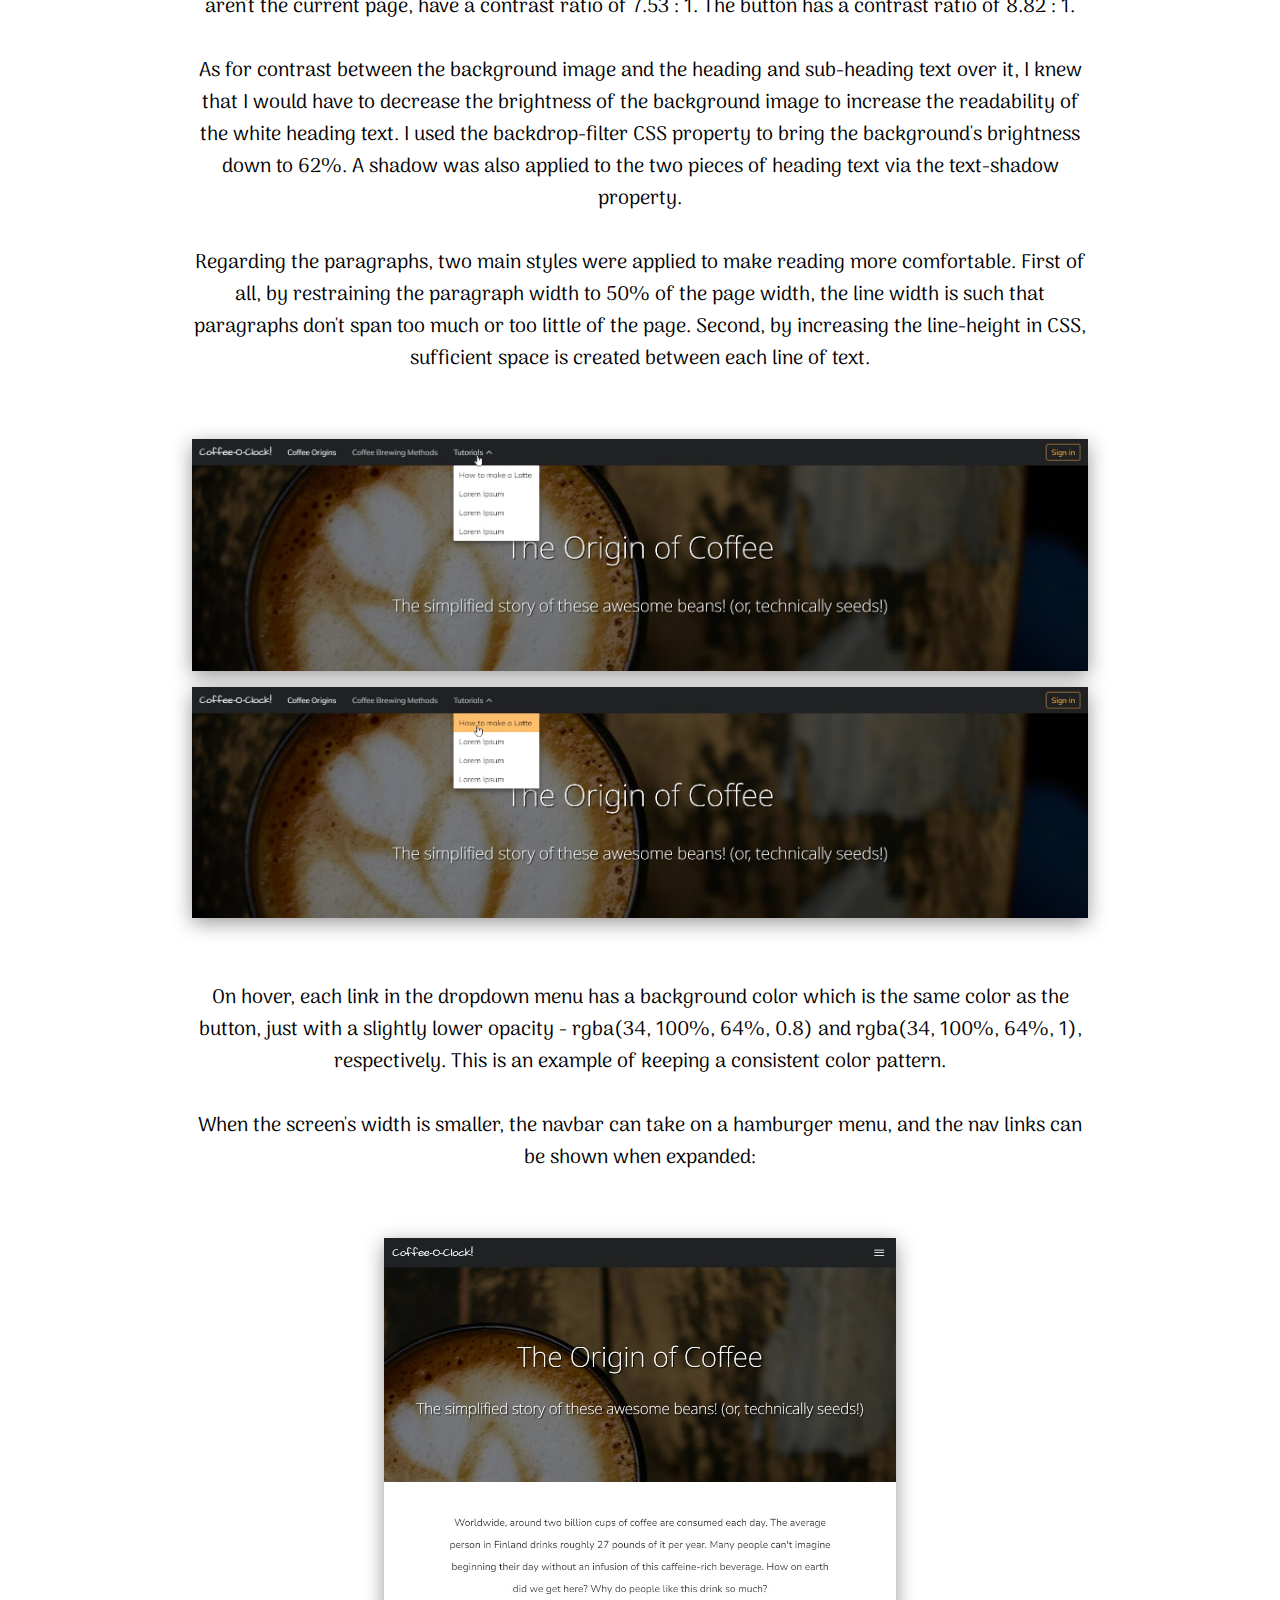
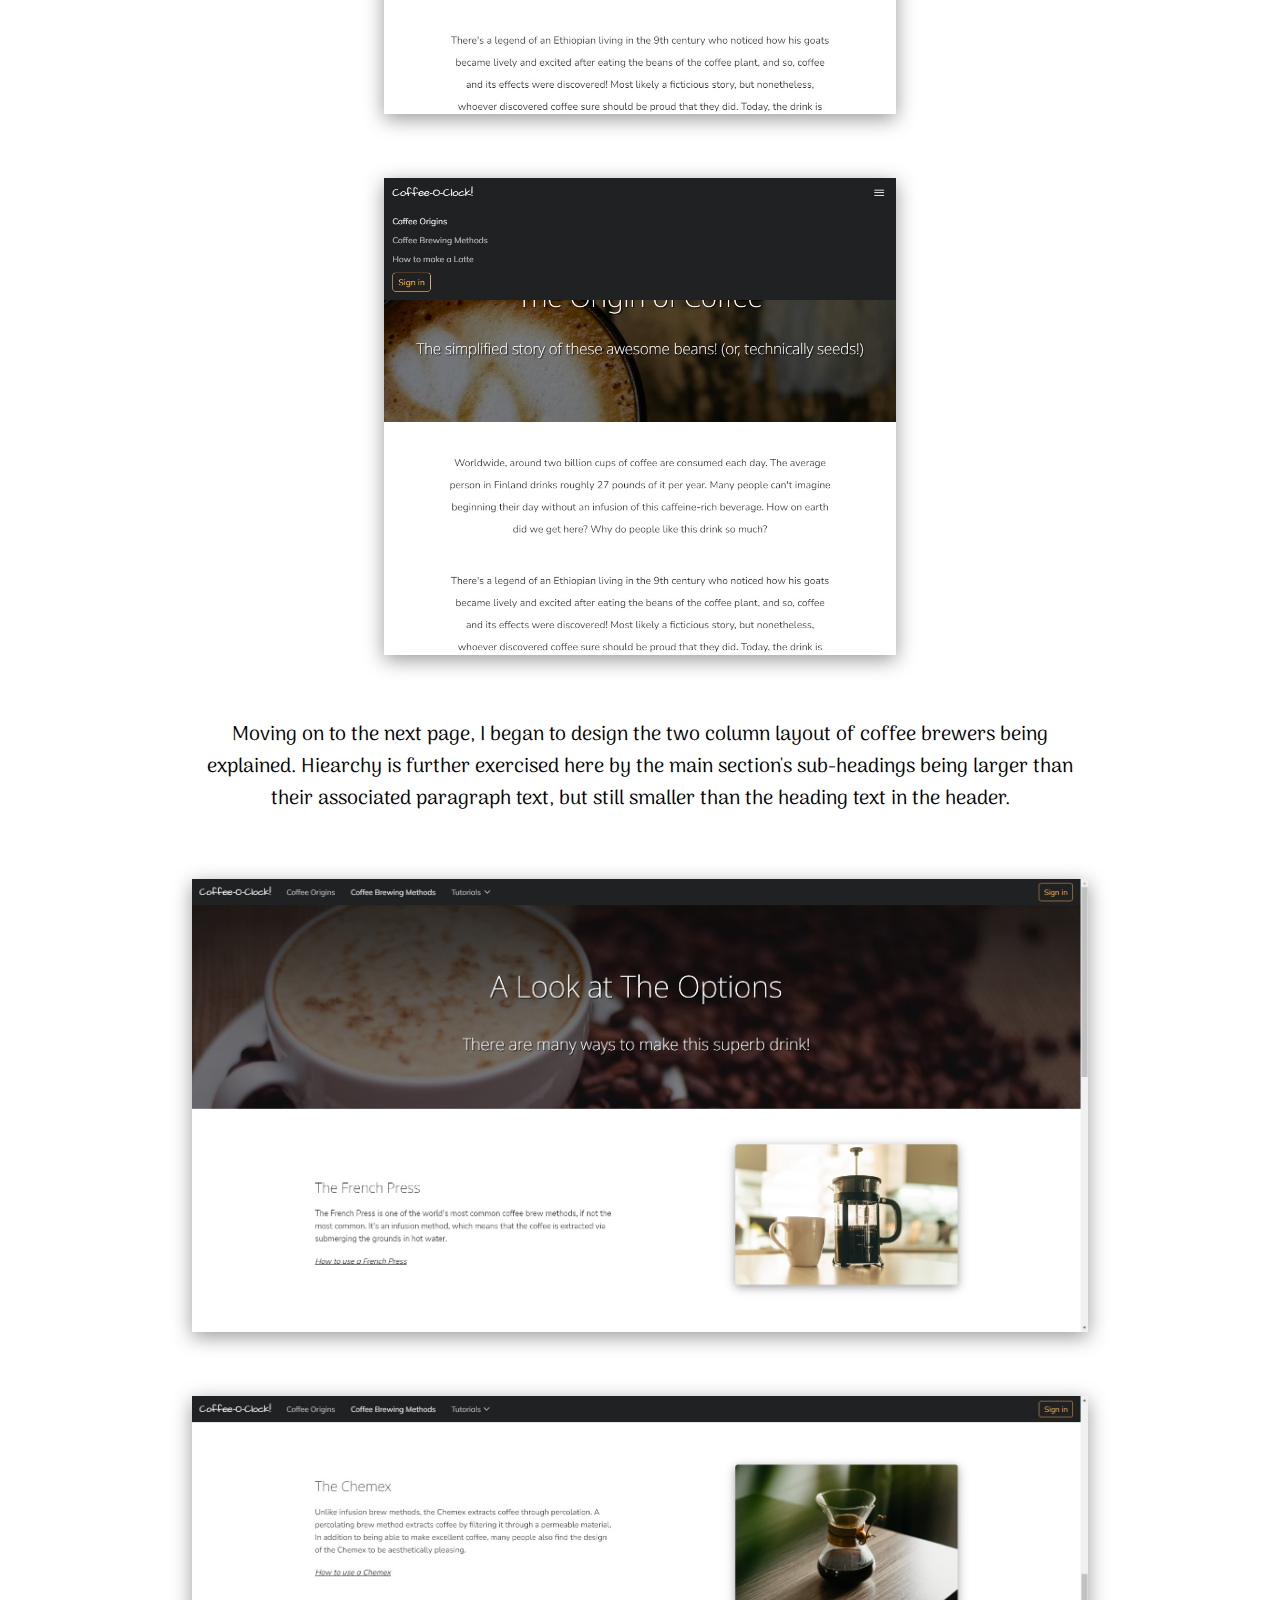
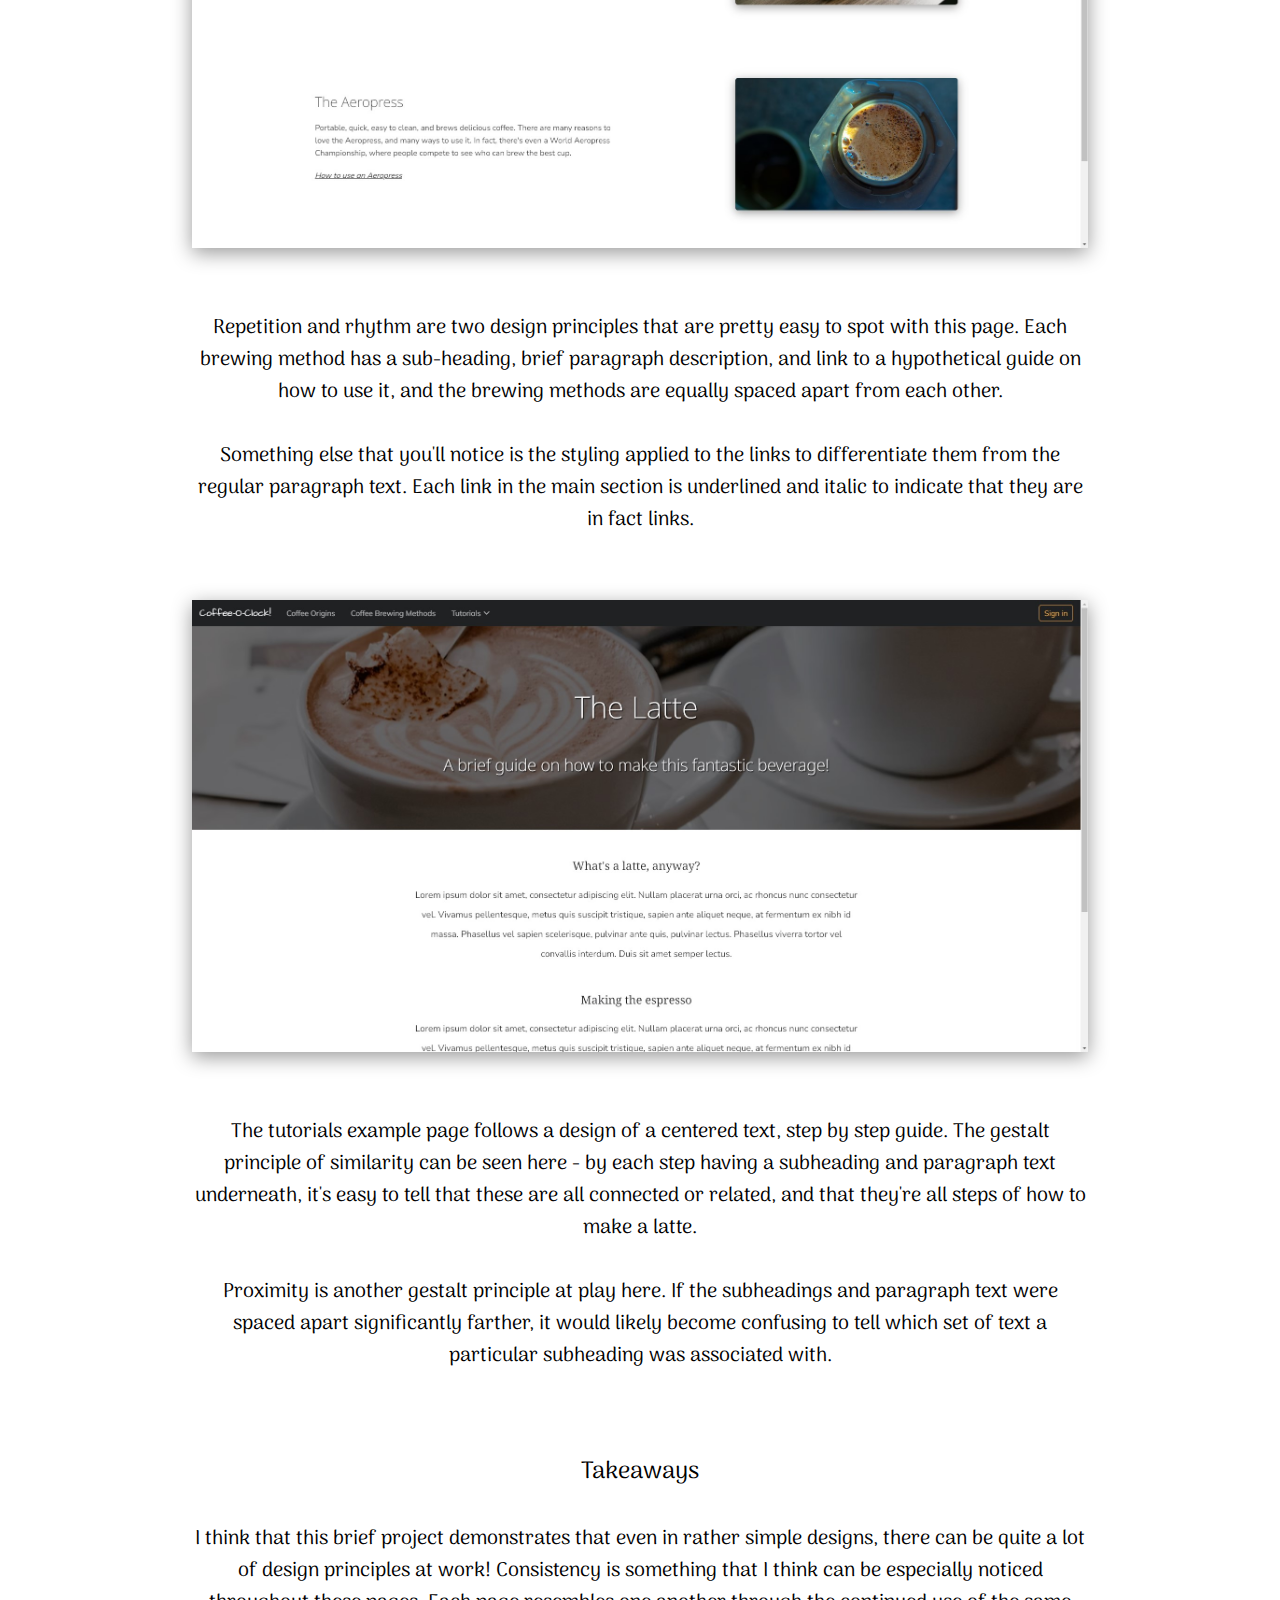
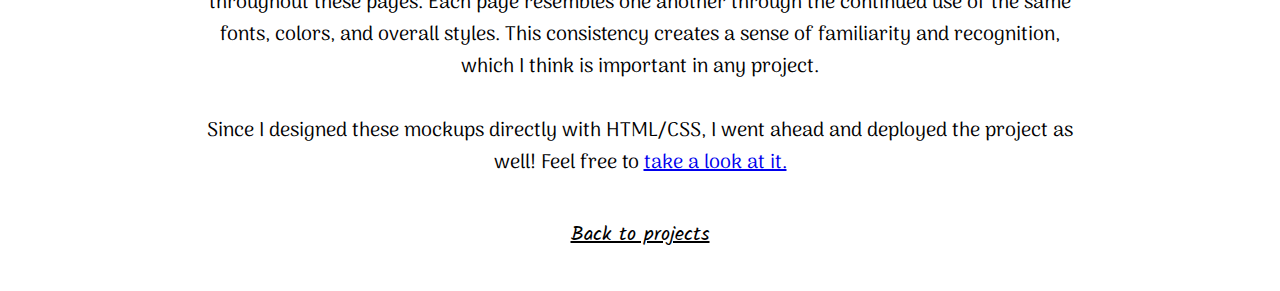
<file: coffee.html>
<!DOCTYPE html>
<html lang="en">
<head>
    <meta charset="UTF-8">
    <meta name="viewport" content="width=device-width, initial-scale=1.0">
    <link rel="preconnect" href="https://fonts.googleapis.com">
    <link rel="preconnect" href="https://fonts.gstatic.com" crossorigin>
    <link href="https://fonts.googleapis.com/css2?family=Arima+Madurai&family=Kalam&display=swap" rel="stylesheet">
    <link href="./coffee.css" rel="stylesheet">
    <title>My Portfolio</title>
</head>
<body>
    <header>
        <nav>
            <ul>
                <li><a href="./index.html">portfolio</a></li>
                <li><a href="./about.html">about</a></li>
            </ul>
        </nav>
        <h1><div>Coffee</div> <div>Website</div></h1>
        <p>The goal: Use visual design principles to create an intuitive design for a website about coffee, and implement it using HTML and CSS.</p>
    </header>
    <main>
        <h2>Wireframing</h2>
        <p>Before a website can be brought to life through color, typography, or other elements of visual design, its fundamental layout should be known. Low fidelity wireframes are a relatively quick way to show pages' intended layouts. I knew that I wanted each page to have a navigation bar at the top, with introductory text over a background image immediately underneath:</p>
        <img src="./CoffeeHomeWireframe.png" alt="">
        <p>Even though we haven't started visual designing yet, we can already see some layout principles here in the form of hiearchy. The heading and sub-heading text appear to be important to the page as a result of their fairly large font size and being centered in the header. It's clear that they describe what the page will be about. In the case of this particular page, they describe what the paragraphs below are about.</p>
        <p>The next page was going to be about explaining different coffee brewers. For this, I thought that a two column layout would be fitting. Sub-heading and paragraph text could go on the left, and example images on the right.</p>
        <img src="./CoffeeBrewersWireframe.png" alt="">
        <p>Lastly, the third layout style for this project would be for tutorials.</p>
        <img src="./LatteWireframe.png" alt="">
        <h2>Visual Designing - My Thought Process</h2>
        <p>I came up with a style guide, detailing the exact typefaces, fonts, colors, and so on:</p>
        <img src="./CoffeeStyleGuide.png" alt="">
        <p>Unlike my other projects on this portfolio, which I created the mockups for using Figma, I chose to write and design this website with HTML/CSS. This granted me the opportunity for some great practice with them!</p>
        <img src="./CoffeeHome.jpg" alt="">
        <p>I made sure that the foreground colors on the navbar contrasted well enough to the background to fit accessibility guidelines. The active navbar link (to the current page) contrasts to the background with a ratio of 13.3 : 1. The two inactive links, which are a slightly lower opacity to indicate that they aren't the current page, have a contrast ratio of 7.53 : 1. The button has a contrast ratio of 8.82 : 1.</p>
        <p>As for contrast between the background image and the heading and sub-heading text over it, I knew that I would have to decrease the brightness of the background image to increase the readability of the white heading text. I used the backdrop-filter CSS property to bring the background's brightness down to 62%. A shadow was also applied to the two pieces of heading text via the text-shadow property.</p>
        <p>Regarding the paragraphs, two main styles were applied to make reading more comfortable. First of all, by restraining the paragraph width to 50% of the page width, the line width is such that paragraphs don't span too much or too little of the page. Second, by increasing the line-height in CSS, sufficient space is created between each line of text.</p>
        <img src="./CoffeeDropdown.jpg" alt="">
        <img src="./CoffeeDropdown2.jpg" alt="">
        <p>On hover, each link in the dropdown menu has a background color which is the same color as the button, just with a slightly lower opacity - rgba(34, 100%, 64%, 0.8) and rgba(34, 100%, 64%, 1), respectively. This is an example of keeping a consistent color pattern.</p>
        <p>When the screen's width is smaller, the navbar can take on a hamburger menu, and the nav links can be shown when expanded:</p>
        <img src="./CoffeeHome2.jpg">
        <img src="./CoffeeHome3.jpg">
        <p>Moving on to the next page, I began to design the two column layout of coffee brewers being explained. Hiearchy is further exercised here by the main section's sub-headings being larger than their associated paragraph text, but still smaller than the heading text in the header.</p>
        <img src="./CoffeeBrewers.jpg" alt="">
        <img src="./CoffeeBrewers2.jpg" alt="">
        <p>Repetition and rhythm are two design principles that are pretty easy to spot with this page. Each brewing method has a sub-heading, brief paragraph description, and link to a hypothetical guide on how to use it, and the brewing methods are equally spaced apart from each other.</p>
        <p>Something else that you'll notice is the styling applied to the links to differentiate them from the regular paragraph text. Each link in the main section is underlined and italic to indicate that they are in fact links.</p>
        <img src="./CoffeeLatte.jpg" alt="">
        <p>The tutorials example page follows a design of a centered text, step by step guide. The gestalt principle of similarity can be seen here - by each step having a subheading and paragraph text underneath, it's easy to tell that these are all connected or related, and that they're all steps of how to make a latte.</p>
        <p>Proximity is another gestalt principle at play here. If the subheadings and paragraph text were spaced apart significantly farther, it would likely become confusing to tell which set of text a particular subheading was associated with.</p>
        <h2>Takeaways</h2>
        <p>I think that this brief project demonstrates that even in rather simple designs, there can be quite a lot of design principles at work! Consistency is something that I think can be especially noticed throughout these pages. Each page resembles one another through the continued use of the same fonts, colors, and overall styles. This consistency creates a sense of familiarity and recognition, which I think is important in any project.</p>
        <p>Since I designed these mockups directly with HTML/CSS, I went ahead and deployed the project as well! Feel free to <a href="https://the-origin-of-coffee.netlify.app">take a look at it.</a></p>
        <a href="./index.html" id="back-to-projects">Back to projects</a>
    </main>
</body>
</html>
</file>
<file: about.css>
html, body {
    margin: 0;
    padding: 0;
}

header {
    display: flex;
    flex-direction: column;
    background-color: rgba(36, 30, 30, 0.95);
    width: 100%;
    height: 60vh;
}

nav {
    position: absolute;
    width: 100%;
}

ul {
    display: flex;
    justify-content: right;
    list-style-type: none;
}

li a {
    color: white;
    text-decoration: none;
    margin-right: 10rem;
}

a {
    font-family: 'Kalam', cursive;
}

.inactive {
    margin-right: 12rem;
    opacity: 0.75;
    transition-duration: 300ms;
}

.inactive:hover {
    opacity: 0.9;
}

@keyframes appearIn {
    0% {
        opacity: 0;
    }
    100% {
        opacity: 1;
    }
}

h1 div {
    display: inline;
    transition-duration: 250ms;
}

h1 div:hover {
    color: #FD9DEE;
}

h1, h2 {
    font-weight: normal;
}

h1, h2, p {
    font-family: 'Arima Madurai', cursive;
}

h1, header p {
    color: white;
    animation-duration: 0.65s;
    animation-name: appearIn;
}

h1 {
    font-size: 3rem;
    margin-top: auto;
    margin-bottom: 1vh;
}

header p {
    opacity: 0;
    animation-delay: 0.65s;
    animation-fill-mode: forwards;
}

p {
    width: 50%;
    margin-left: auto;
    margin-right: auto;
    margin-bottom: auto;
    font-size: 1.25rem;
}

#back-to-portfolio {
    display: block;
    font-size: 1.25rem;
    color: black;
    width: fit-content;
    margin-left: auto;
    margin-right: auto;
    margin-bottom: 2.5rem;
    margin-top: 2.5rem;
}

h1, h2, p, #back-to-portfolio {
    text-align: center;
}

h2, #back-to-portfolio {
    margin-top: 3.75rem;
}

main div {
    display: flex;
    margin-left: auto;
    margin-right: auto;
    justify-content: center;
    width: fit-content;
}

main div p {
    margin-left: 1.2rem;
    margin-right: 1.2rem;
}

@media only screen and (max-width: 1556px) {
    p {
        width: 55%;
    }
}

@media only screen and (max-width: 1417px) {
    p {
        width: 60%;
    }
}

@media only screen and (max-width: 1300px) {
    p {
        width: 65%;
    }
}

@media only screen and (max-width: 1202px) {
    p {
        width: 70%;
    }
}

@media only screen and (max-width: 1201px) {
    li a {
        margin-right: 5rem;
    }
    a[href*="index"] {
        margin-right: 8rem;
    }
}

@media only screen and (max-width: 1117px) {
    p {
        width: 75%;
    }
}

@media only screen and (max-width: 1043px) {
    p {
        width: 80%;
    }
}

@media only screen and (max-width: 979px) {
    p {
        width: 85%;
    }
}

@media only screen and (max-width: 708px) {
    li a {
        margin-right: 3.5rem;
    }
    a[href*="index"] {
        margin-right: 3.75rem;
    }
}

@media only screen and (max-height: 701px) {
    h1 {
        font-size: 2.7rem;
    }
}

@media only screen and (max-height: 576px) {
    h1, header p {
        display: none;
    }
    header {
        height: 3.5rem;
    }
    header {
        position: sticky;
        justify-content: center;
        z-index: 1;
    }
}
</file>
<file: baking.css>
html, body {
    margin: 0;
    padding: 0;
}

header {
    display: flex;
    flex-direction: column;
    background-color: rgba(36, 30, 30, 0.95);
    width: 100%;
    height: 60vh;
}

nav {
    position: absolute;
    width: 100%;
}

ul {
    display: flex;
    justify-content: right;
    list-style-type: none;
}

li a {
    color: white;
    text-decoration: none;
    margin-right: 12rem;
    opacity: 0.75;
    transition-duration: 300ms;
}

li a:hover {
    opacity: 0.9;
}

a {
    font-family: 'Kalam', cursive;
}

a[href*="about"] {
    margin-right: 10rem;
}

@keyframes slideIn {
    0% {
        opacity: 0;
        transform: translateY(-40%);
    }
    100% {
        opacity: 1;
        transform: translateY(0);
    }
}

@keyframes appearIn {
    0% {
        opacity: 0;
    }
    100% {
        opacity: 1;
    }
}

h1 div {
    display: inline;
    transition-duration: 250ms;
}

h1 div:hover {
    color: #FD9DEE;
}

h1, h2 {
    font-weight: normal;
}

h1, h2, p {
    font-family: 'Arima Madurai', cursive;
}

h1, header p {
    color: white;
    margin-right: auto;
    margin-left: 17.5vw;
}

header p {
    opacity: 0;
    margin-bottom: auto;
    margin-top: 0.5rem;
    width: 27%;
    text-align: initial;
    animation-duration: 0.65s;
    animation-name: appearIn;
    animation-delay: 0.65s;
    animation-fill-mode: forwards;
}

h1 {
    font-size: 3rem;
    margin-top: auto;
    margin-bottom: 1vh;
    animation-duration: 0.65s;
    animation-name: slideIn;
}

main p, img, main a {
    margin-left: auto;
    margin-right: auto;
}

p {
    width: 70%;
    margin-left: auto;
    margin-right: auto;
    margin-top: 2rem;
    margin-bottom: 2rem;
    font-size: 1.25rem;
    text-align: center;
}

h2 {
    margin-top: 4.25rem;
    text-align: center;
}

h2:last-of-type {
    margin-top: 5rem;
}

img, div {
    margin-top: 4rem;
    margin-bottom: 4rem;
}

img {
    width: 70%;
    height: auto;
    display: block;
    filter: drop-shadow(0px 5px 10px rgba(0, 0, 0, 0.4));
}

.screen-m {
    width: 15%;
}

div {
    display: flex;
    justify-content: center;
}

div img {
    margin-top: 0;
    margin-bottom: 0;
    margin-left: 1rem;
    margin-right: 1rem;
}

main a {
    color: black;
    font-size: 1.25rem;
    display: block;
    margin-left: auto;
    margin-right: auto;
    margin-bottom: 2.5rem;
    margin-top: 2.5rem;
    text-align: center;
    width: fit-content;
}

@media only screen and (max-width: 1907px) {
    header p {
        width: 29%;
    }
}

@media only screen and (max-width: 1750px) {
    header p {
        width: 33%;
    }
}

@media only screen and (max-width: 1539px) {
    h1, header p {
        margin-left: 15vw;
    }
    header p {
        width: 36%;
    }
}

@media only screen and (max-width: 1201px) {
    li a {
        margin-right: 8rem;
    }
    a[href*="about"] {
        margin-right: 5rem;
    }
}

@media only screen and (max-width: 1150px) {
    main p {
        width: 80%;
    }
}

@media only screen and (max-width: 1413px) {
    h1, header p {
        margin-left: 12vw;
    }
    header p {
        width: 40%;
    }
}

@media only screen and (max-width: 1274px) {
    header p {
        width: 45%;
    }
}

@media only screen and (max-width: 1139px) {
    h1, header p {
        margin-left: auto;
        text-align: center;
    }
    header p {
        width: 70%;
    }
}

@media only screen and (max-width: 708px) {
    li a {
        margin-right: 3.75rem;
    }
    a[href*="about"] {
        margin-right: 3.5rem;
    }
}

@media only screen and (max-width: 695px) {
    header p {
        width: 80%;
    }
}

@media only screen and (max-width: 609px) {
    header p {
        width: 85%;
    }
}

@media only screen and (max-height: 701px) {
    h1 {
        font-size: 2.7rem;
    }
}

@media only screen and (max-height: 576px) {
    h1, header p {
        display: none;
    }
    header {
        height: 3.5rem;
    }
    header {
        position: sticky;
        justify-content: center;
        z-index: 1;
    }
}
</file>
<file: coffee.css>
html, body {
    margin: 0;
    padding: 0;
}

header {
    display: flex;
    flex-direction: column;
    background-color: rgba(36, 30, 30, 0.95);
    width: 100%;
    height: 60vh;
}

nav {
    position: absolute;
    width: 100%;
}

ul {
    display: flex;
    justify-content: right;
    list-style-type: none;
}

li a {
    color: white;
    text-decoration: none;
    margin-right: 12rem;
    opacity: 0.75;
    transition-duration: 300ms;
}

li a:hover {
    opacity: 0.9;
}

li a, #back-to-projects {
    font-family: 'Kalam', cursive;
}

a[href*="about"] {
    margin-right: 10rem;
}

@keyframes slideIn {
    0% {
        opacity: 0;
        transform: translateY(-40%);
    }
    100% {
        opacity: 1;
        transform: translateY(0);
    }
}

@keyframes appearIn {
    0% {
        opacity: 0;
    }
    100% {
        opacity: 1;
    }
}

h1 div {
    display: inline;
    transition-duration: 250ms;
}

h1 div:hover {
    color: #FD9DEE;
}

h1, h2 {
    font-weight: normal;
}

h1, h2, p {
    font-family: 'Arima Madurai', cursive;
}

h1, header p {
    color: white;
    margin-right: auto;
    margin-left: 17.5vw;
}

header p {
    opacity: 0;
    margin-bottom: auto;
    margin-top: 0.5rem;
    width: 31%;
    text-align: initial;
    animation-duration: 0.65s;
    animation-name: appearIn;
    animation-delay: 0.65s;
    animation-fill-mode: forwards;
}

h1 {
    font-size: 3rem;
    margin-top: auto;
    margin-bottom: 1vh;
    animation-duration: 0.65s;
    animation-name: slideIn;
}

main p, img, main a[href*="index"] {
    margin-left: auto;
    margin-right: auto;
}

p {
    width: 70%;
    margin-top: 2rem;
    margin-bottom: 2rem;
    font-size: 1.25rem;
    text-align: center;
}

h2:first-of-type {
    margin-top: 4.25rem;
}

h2 {
    margin-top: 5rem;
    text-align: center;
}

img {
    width: 70%;
    height: auto;
    display: block;
    margin-top: 4rem;
    margin-bottom: 4rem;
    filter: drop-shadow(0px 5px 10px rgba(0, 0, 0, 0.4));
}

img[src="./CoffeeHome2.jpg"], img[src="./CoffeeHome3.jpg"] {
    width: 40%;
}

img[src="./CoffeeDropdown.jpg"] {
    margin-bottom: 1rem;
}

img[src="./CoffeeDropdown2.jpg"] {
    margin-top: 1rem;
}

#back-to-projects {
    color: black;
    font-size: 1.25rem;
    display: block;
    margin-left: auto;
    margin-right: auto;
    margin-bottom: 2.5rem;
    margin-top: 2.5rem;
    text-align: center;
    width: fit-content;
}

@media only screen and (max-width: 1907px) {
    header p {
        width: 29%;
    }
}

@media only screen and (max-width: 1712px) {
    header p {
        width: 33%;
    }
}

@media only screen and (max-width: 1507px) {
    header p {
        width: 36%;
    }
}

@media only screen and (max-width: 1382px) {
    header p {
        width: 40%;
    }
}

@media only screen and (max-width: 1150px) {
    main p {
        width: 80%;
    }
}

@media only screen and (max-width: 1201px) {
    li a {
        margin-right: 8rem;
    }
    a[href*="about"] {
        margin-right: 5rem;
    }
}

@media only screen and (max-width: 1246px) {
    h1, header p {
        margin-left: 15vw;
    }
    header p {
        width: 45%;
    }
}

@media only screen and (max-width: 1109px) {
    h1, header p {
        margin-left: 12vw;
    }
    header p {
        width: 50%;
    }
}

@media only screen and (max-width: 1000px) {
    header p {
        width: 55%;
    }
}

@media only screen and (max-width: 911px) {
    h1, header p {
        margin-left: auto;
        text-align: center;
    }
    header p {
        width: 70%;
    }
}

@media only screen and (max-width: 708px) {
    li a {
        margin-right: 3.75rem;
    }
    a[href*="about"] {
        margin-right: 3.5rem;
    }
}

@media only screen and (max-width: 695px) {
    header p {
        width: 80%;
    }
}

@media only screen and (max-width: 609px) {
    header p {
        width: 85%;
    }
}

@media only screen and (max-height: 701px) {
    h1 {
        font-size: 2.7rem;
    }
}

@media only screen and (max-height: 576px) {
    h1, header p {
        display: none;
    }
    header {
        height: 3.5rem;
    }
    header {
        position: sticky;
        justify-content: center;
        z-index: 1;
    }
}
</file>
